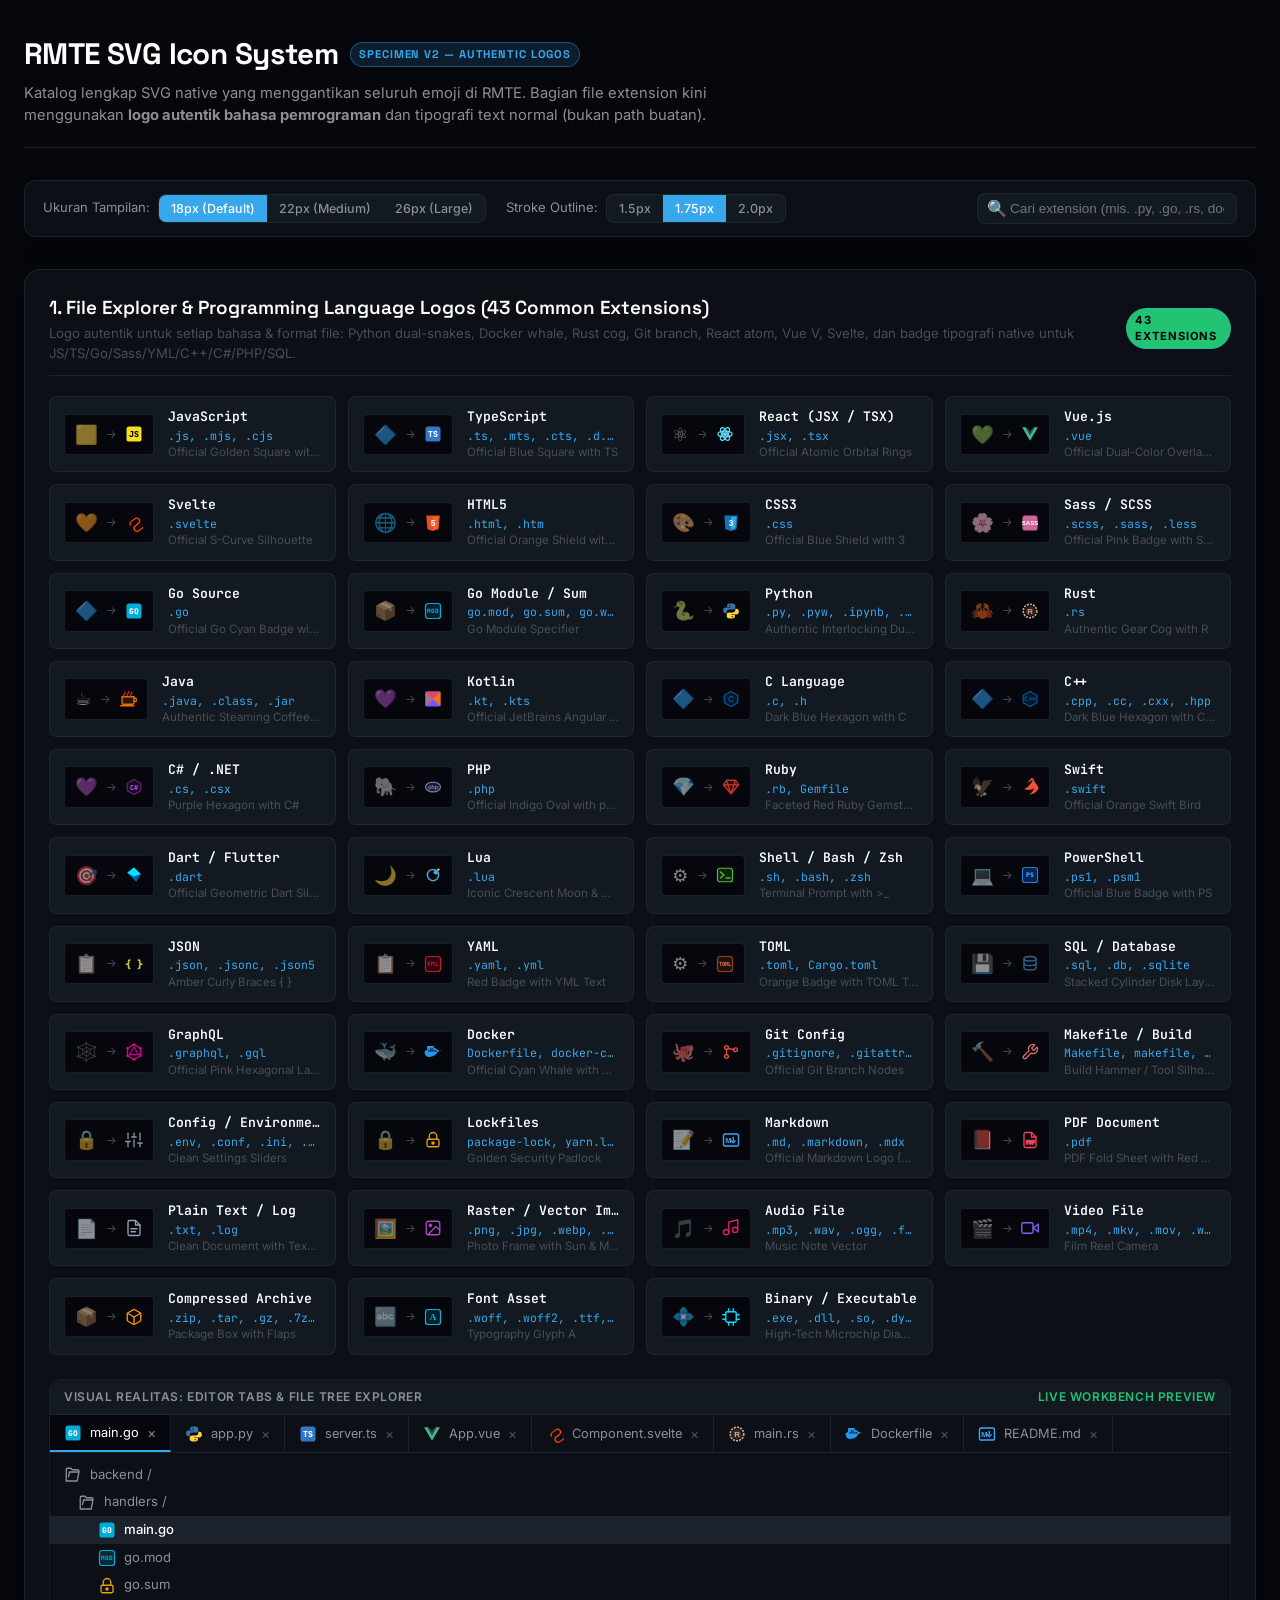
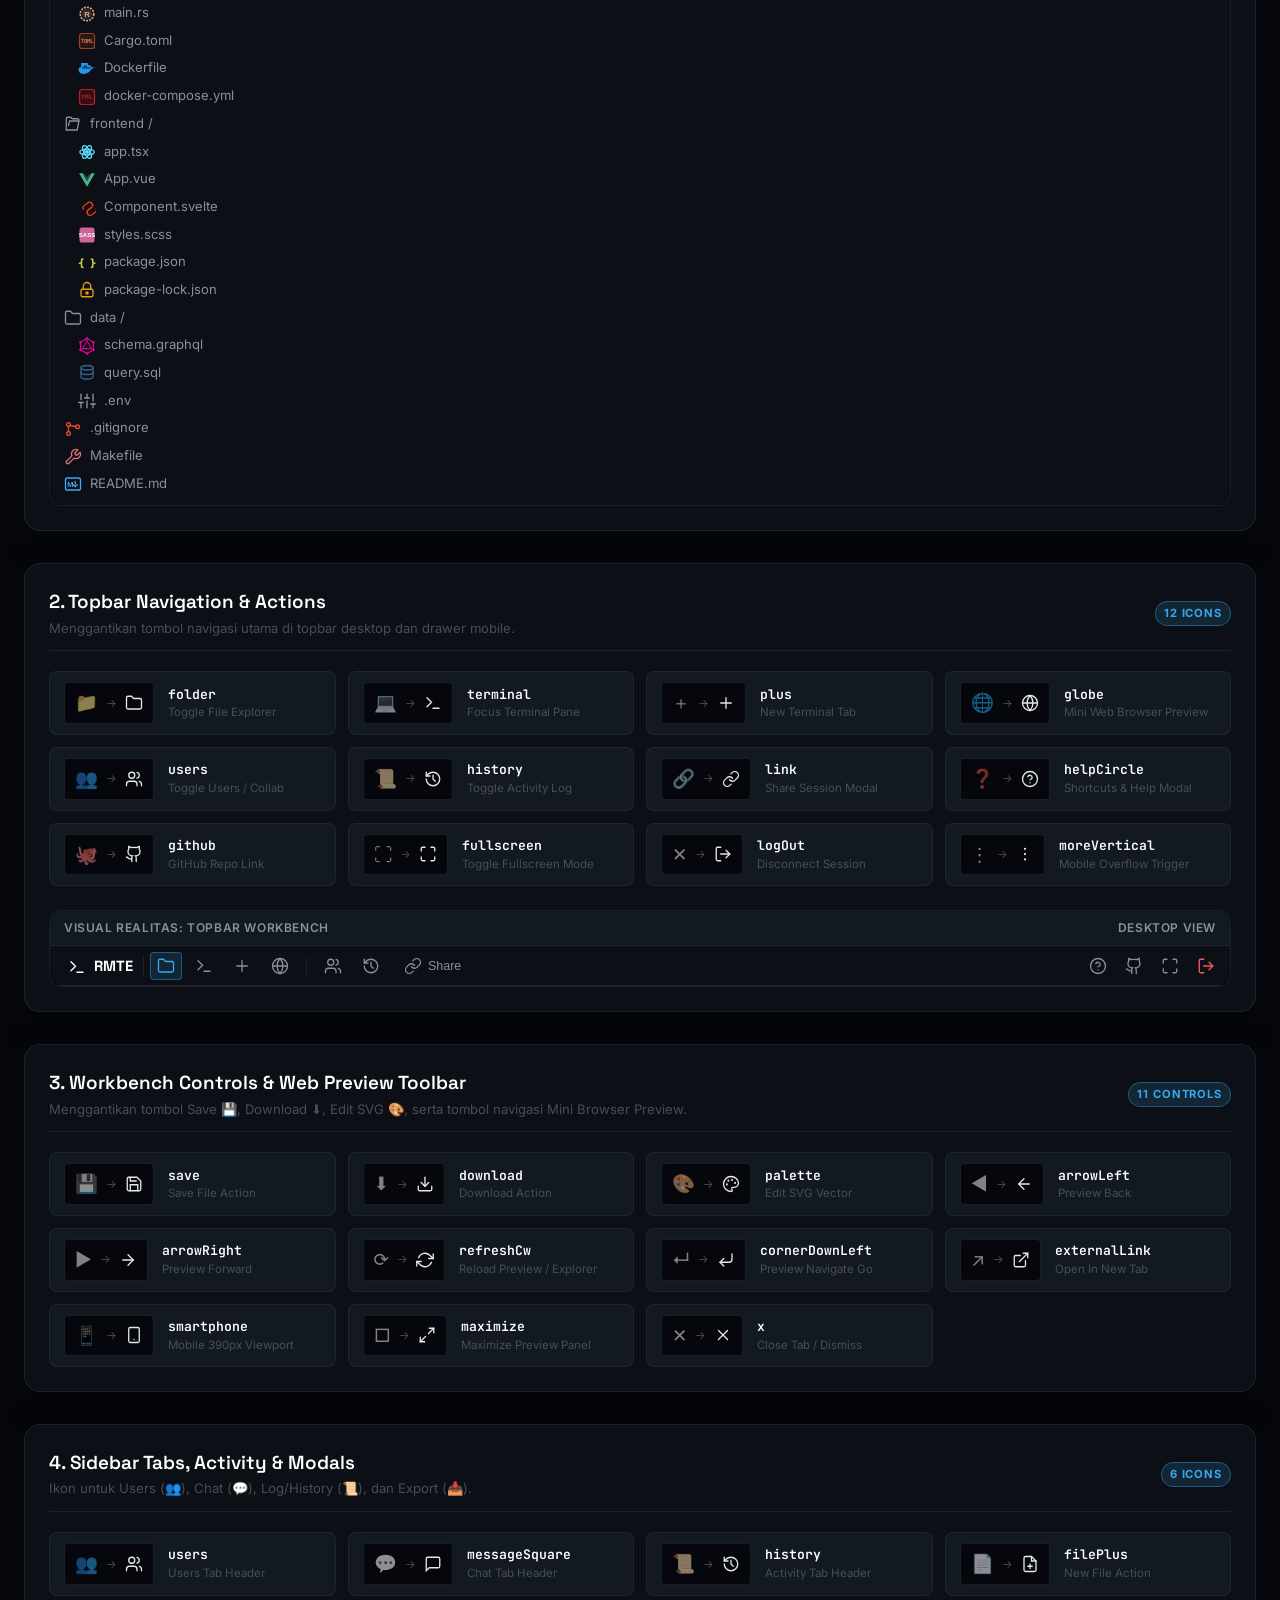
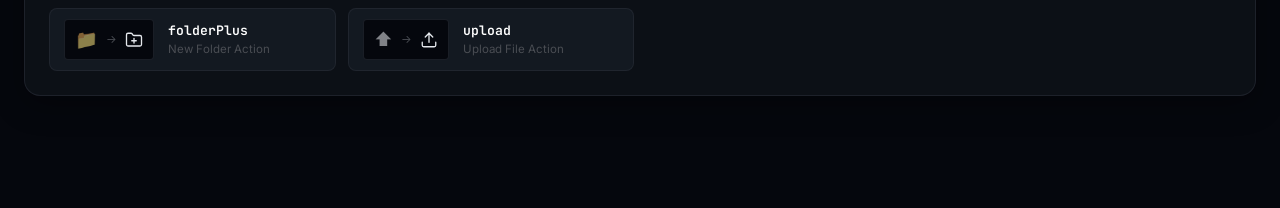
<file: docs/icons-preview.html>
<!DOCTYPE html>
<html lang="en">
<head>
    <meta charset="UTF-8">
    <meta name="viewport" content="width=device-width, initial-scale=1.0">
    <title>RMTE SVG Icon System — Comprehensive Specimen & Language Logos Preview</title>
    <link rel="preconnect" href="https://fonts.googleapis.com">
    <link rel="preconnect" href="https://fonts.gstatic.com" crossorigin>
    <link href="https://fonts.googleapis.com/css2?family=Inter:wght@400;500;600;700&family=JetBrains+Mono:wght@400;600;700;800;900&family=Space+Grotesk:wght@500;600;700&display=swap" rel="stylesheet">
    <style>
        :root {
            /* RMTE Midnight Theme Tokens */
            --color-paper:       oklch(13% 0.015 260);
            --color-paper-2:     oklch(17% 0.015 260);
            --color-paper-3:     oklch(21% 0.018 260);
            --color-paper-4:     oklch(25% 0.02 260);
            --color-ink:         oklch(93% 0.008 260);
            --color-ink-2:       oklch(65% 0.01 260);
            --color-ink-muted:   oklch(42% 0.01 260);
            --color-accent:      oklch(70% 0.14 240);
            --color-accent-dim:  oklch(70% 0.14 240 / 0.15);
            --color-accent-glow: oklch(70% 0.14 240 / 0.3);
            --color-green:       oklch(72% 0.17 155);
            --color-orange:      oklch(75% 0.14 70);
            --color-red:         oklch(68% 0.19 25);
            --color-purple:      oklch(72% 0.14 300);
            --color-border:      oklch(30% 0.02 260 / 0.6);
            --color-border-glow: oklch(70% 0.14 240 / 0.4);

            --font-display: 'Space Grotesk', system-ui, sans-serif;
            --font-body:    'Inter', -apple-system, system-ui, sans-serif;
            --font-mono:    'JetBrains Mono', monospace;

            --radius-sm: 4px;
            --radius-md: 8px;
            --radius-lg: 12px;
            --radius-xl: 16px;

            --dur-short: 180ms;
            --ease-out: cubic-bezier(0.16, 1, 0.3, 1);
        }

        *, *::before, *::after { box-sizing: border-box; margin: 0; padding: 0; }

        body {
            background: var(--color-paper);
            color: var(--color-ink);
            font-family: var(--font-body);
            line-height: 1.5;
            padding: 32px 24px 80px;
            -webkit-font-smoothing: antialiased;
        }

        .container {
            max-width: 1280px;
            margin: 0 auto;
        }

        /* ── Header ── */
        header {
            margin-bottom: 32px;
            padding-bottom: 20px;
            border-bottom: 1px solid var(--color-border);
            display: flex;
            flex-wrap: wrap;
            justify-content: space-between;
            align-items: flex-end;
            gap: 20px;
        }
        .title-group h1 {
            font-family: var(--font-display);
            font-size: 1.85rem;
            font-weight: 700;
            letter-spacing: -0.02em;
            color: #fff;
            display: flex;
            align-items: center;
            gap: 12px;
        }
        .badge {
            font-size: 0.7rem;
            text-transform: uppercase;
            letter-spacing: 0.08em;
            font-weight: 700;
            padding: 3px 8px;
            border-radius: 100px;
            background: var(--color-accent-dim);
            color: var(--color-accent);
            border: 1px solid var(--color-border-glow);
        }
        .title-group p {
            color: var(--color-ink-2);
            font-size: 0.92rem;
            margin-top: 6px;
            max-width: 700px;
        }

        /* ── Controls Toolbar ── */
        .controls-toolbar {
            background: var(--color-paper-2);
            border: 1px solid var(--color-border);
            border-radius: var(--radius-lg);
            padding: 12px 18px;
            display: flex;
            flex-wrap: wrap;
            align-items: center;
            gap: 20px;
            margin-bottom: 32px;
            box-shadow: 0 4px 20px rgba(0,0,0,0.3);
        }
        .control-group {
            display: flex;
            align-items: center;
            gap: 8px;
            font-size: 0.82rem;
            color: var(--color-ink-2);
        }
        .btn-group {
            display: inline-flex;
            background: var(--color-paper-3);
            border: 1px solid var(--color-border);
            border-radius: var(--radius-md);
            overflow: hidden;
        }
        .btn-toggle {
            background: transparent;
            border: none;
            color: var(--color-ink-2);
            font-family: var(--font-body);
            font-size: 0.78rem;
            font-weight: 500;
            padding: 6px 12px;
            cursor: pointer;
            transition: all var(--dur-short) var(--ease-out);
        }
        .btn-toggle:hover { color: var(--color-ink); }
        .btn-toggle.active {
            background: var(--color-accent);
            color: #fff;
        }
        .search-box {
            margin-left: auto;
            position: relative;
            min-width: 260px;
        }
        .search-box input {
            width: 100%;
            background: var(--color-paper-3);
            border: 1px solid var(--color-border);
            border-radius: var(--radius-md);
            color: var(--color-ink);
            padding: 7px 12px 7px 32px;
            font-size: 0.85rem;
            outline: none;
            transition: border-color var(--dur-short);
        }
        .search-box input:focus {
            border-color: var(--color-accent);
            box-shadow: 0 0 0 2px var(--color-accent-dim);
        }
        .search-icon-placeholder {
            position: absolute;
            left: 10px;
            top: 50%;
            transform: translateY(-50%);
            color: var(--color-ink-muted);
            pointer-events: none;
        }

        /* ── Section Cards ── */
        .section-card {
            background: var(--color-paper-2);
            border: 1px solid var(--color-border);
            border-radius: var(--radius-xl);
            padding: 24px;
            margin-bottom: 32px;
            box-shadow: 0 8px 30px rgba(0, 0, 0, 0.35);
        }
        .section-header {
            display: flex;
            justify-content: space-between;
            align-items: center;
            margin-bottom: 20px;
            padding-bottom: 12px;
            border-bottom: 1px solid var(--color-border);
        }
        .section-header h2 {
            font-family: var(--font-display);
            font-size: 1.18rem;
            font-weight: 600;
            color: #fff;
        }
        .section-desc {
            font-size: 0.82rem;
            color: var(--color-ink-muted);
            margin-top: 2px;
        }

        /* ── Comparison Specimen Grid ── */
        .specimen-grid {
            display: grid;
            grid-template-columns: repeat(auto-fill, minmax(280px, 1fr));
            gap: 12px;
        }
        .specimen-item {
            background: var(--color-paper-3);
            border: 1px solid var(--color-border);
            border-radius: var(--radius-md);
            padding: 10px 14px;
            display: flex;
            align-items: center;
            gap: 14px;
            transition: all var(--dur-short) var(--ease-out);
            cursor: pointer;
            position: relative;
        }
        .specimen-item:hover {
            border-color: var(--color-border-glow);
            background: var(--color-paper-4);
            transform: translateY(-2px);
            box-shadow: 0 4px 15px rgba(0,0,0,0.3);
        }
        .glyph-compare {
            display: flex;
            align-items: center;
            gap: 8px;
            background: var(--color-paper);
            border: 1px solid var(--color-border);
            border-radius: var(--radius-sm);
            padding: 6px 10px;
            flex-shrink: 0;
        }
        .emoji-old {
            font-size: 1.15rem;
            opacity: 0.55;
            filter: grayscale(15%);
        }
        .arrow-divider {
            color: var(--color-ink-muted);
            font-size: 0.7rem;
        }
        .svg-new {
            display: flex;
            align-items: center;
            justify-content: center;
        }
        .meta-info {
            display: flex;
            flex-direction: column;
            overflow: hidden;
            flex: 1 1 auto;
        }
        .icon-name {
            font-family: var(--font-mono);
            font-size: 0.82rem;
            font-weight: 600;
            color: #fff;
            white-space: nowrap;
            overflow: hidden;
            text-overflow: ellipsis;
        }
        .icon-exts {
            font-family: var(--font-mono);
            font-size: 0.72rem;
            color: var(--color-accent);
            white-space: nowrap;
            overflow: hidden;
            text-overflow: ellipsis;
        }
        .icon-usage {
            font-size: 0.72rem;
            color: var(--color-ink-muted);
            white-space: nowrap;
            overflow: hidden;
            text-overflow: ellipsis;
        }

        /* ── Live Interactive Mockups ── */
        .mockup-wrap {
            background: var(--color-paper);
            border: 1px solid var(--color-border);
            border-radius: var(--radius-lg);
            overflow: hidden;
            margin-top: 24px;
        }
        .mockup-label {
            background: var(--color-paper-3);
            border-bottom: 1px solid var(--color-border);
            padding: 8px 14px;
            font-size: 0.75rem;
            font-weight: 600;
            text-transform: uppercase;
            letter-spacing: 0.05em;
            color: var(--color-ink-2);
            display: flex;
            justify-content: space-between;
        }

        /* Topbar Mockup */
        .mock-topbar {
            height: 40px;
            background: var(--color-paper-2);
            border-bottom: 1px solid var(--color-border);
            display: flex;
            align-items: center;
            padding: 0 8px;
            gap: 6px;
        }
        .mock-brand {
            font-family: var(--font-display);
            font-weight: 700;
            font-size: 0.92rem;
            color: #fff;
            padding: 0 10px;
            border-right: 1px solid var(--color-border);
            display: flex;
            align-items: center;
            gap: 8px;
        }
        .mock-btn {
            height: 28px;
            width: 32px;
            background: transparent;
            border: 1px solid transparent;
            border-radius: var(--radius-sm);
            color: var(--color-ink-2);
            display: inline-flex;
            align-items: center;
            justify-content: center;
            cursor: pointer;
            transition: all var(--dur-short);
        }
        .mock-btn:hover {
            background: var(--color-paper-3);
            color: var(--color-ink);
            border-color: var(--color-border);
        }
        .mock-btn.active {
            background: var(--color-accent-dim);
            color: var(--color-accent);
            border-color: var(--color-border-glow);
        }
        .mock-btn.text-btn {
            width: auto;
            padding: 0 10px;
            gap: 6px;
            font-size: 0.78rem;
            font-weight: 500;
        }

        /* File Explorer Mockup */
        .mock-file-tree {
            padding: 8px 0;
            font-size: 0.82rem;
            background: var(--color-paper-2);
        }
        .tree-row {
            display: flex;
            align-items: center;
            padding: 4px 14px;
            gap: 8px;
            cursor: pointer;
            color: var(--color-ink-2);
            transition: background var(--dur-short);
        }
        .tree-row:hover {
            background: var(--color-paper-3);
            color: var(--color-ink);
        }
        .tree-row.active {
            background: var(--color-paper-4);
            color: #fff;
            font-weight: 500;
        }
        .indent-1 { padding-left: 28px; }
        .indent-2 { padding-left: 48px; }

        /* Tabs Mockup */
        .mock-tabs {
            display: flex;
            background: var(--color-paper-2);
            border-bottom: 1px solid var(--color-border);
            overflow-x: auto;
        }
        .mock-tab {
            display: flex;
            align-items: center;
            gap: 8px;
            padding: 7px 14px;
            font-size: 0.8rem;
            color: var(--color-ink-2);
            border-right: 1px solid var(--color-border);
            cursor: pointer;
            background: var(--color-paper-2);
            white-space: nowrap;
        }
        .mock-tab.active {
            background: var(--color-paper);
            color: #fff;
            border-bottom: 2px solid var(--color-accent);
        }
        .mock-tab .close-btn {
            font-size: 14px;
            opacity: 0.5;
            transition: opacity 0.15s;
        }
        .mock-tab:hover .close-btn { opacity: 1; }

        /* ── Code / Copy Toast ── */
        #toast {
            position: fixed;
            bottom: 24px;
            left: 50%;
            transform: translateX(-50%) translateY(100px);
            background: var(--color-accent);
            color: #fff;
            padding: 8px 18px;
            border-radius: var(--radius-md);
            font-size: 0.82rem;
            font-weight: 600;
            box-shadow: 0 8px 25px rgba(0,0,0,0.5);
            pointer-events: none;
            transition: transform 0.25s var(--ease-out), opacity 0.25s;
            opacity: 0;
            z-index: 1000;
        }
        #toast.show {
            transform: translateX(-50%) translateY(0);
            opacity: 1;
        }

        /* SVG Class Strokewidth & Size Dynamic Variables */
        svg.preview-svg {
            vertical-align: middle;
            transition: all 0.15s;
            display: inline-block;
        }
    </style>
</head>
<body>

<div class="container">
    <header>
        <div class="title-group">
            <h1>
                RMTE SVG Icon System
                <span class="badge">SPECIMEN V2 — AUTHENTIC LOGOS</span>
            </h1>
            <p>Katalog lengkap SVG native yang menggantikan seluruh emoji di RMTE. Bagian file extension kini menggunakan <strong>logo autentik bahasa pemrograman</strong> dan tipografi text normal (bukan path buatan).</p>
        </div>
    </header>

    <!-- Interactive Controls Bar -->
    <div class="controls-toolbar">
        <div class="control-group">
            <span>Ukuran Tampilan:</span>
            <div class="btn-group">
                <button class="btn-toggle active" onclick="changeSize(18)">18px (Default)</button>
                <button class="btn-toggle" onclick="changeSize(22)">22px (Medium)</button>
                <button class="btn-toggle" onclick="changeSize(26)">26px (Large)</button>
            </div>
        </div>

        <div class="control-group">
            <span>Stroke Outline:</span>
            <div class="btn-group">
                <button class="btn-toggle" onclick="changeStroke(1.5)">1.5px</button>
                <button class="btn-toggle active" onclick="changeStroke(1.75)">1.75px</button>
                <button class="btn-toggle" onclick="changeStroke(2.0)">2.0px</button>
            </div>
        </div>

        <div class="search-box">
            <span class="search-icon-placeholder">🔍</span>
            <input type="text" id="icon-filter" placeholder="Cari extension (mis. .py, .go, .rs, docker)..." onkeyup="filterIcons()">
        </div>
    </div>

    <!-- Category 2: File Explorer & Language Extension Badges (HIGHLIGHTED) -->
    <div class="section-card" data-category="files">
        <div class="section-header">
            <div>
                <h2>1. File Explorer & Programming Language Logos (43 Common Extensions)</h2>
                <div class="section-desc">Logo autentik untuk setiap bahasa & format file: Python dual-snakes, Docker whale, Rust cog, Git branch, React atom, Vue V, Svelte, dan badge tipografi native untuk JS/TS/Go/Sass/YML/C++/C#/PHP/SQL.</div>
            </div>
            <span class="badge" style="background:var(--color-green); color:#000;">43 EXTENSIONS</span>
        </div>

        <div class="specimen-grid" id="grid-languages">
            <!-- Items injected by JS -->
        </div>

        <!-- Live File Tree & Tabs Mockup -->
        <div class="mockup-wrap">
            <div class="mockup-label">
                <span>Visual Realitas: Editor Tabs & File Tree Explorer</span>
                <span style="color:var(--color-green)">LIVE WORKBENCH PREVIEW</span>
            </div>
            <!-- Mock Tabs -->
            <div class="mock-tabs">
                <div class="mock-tab active">
                    <span id="tab-mock-icon-1"></span>
                    <span>main.go</span>
                    <span class="close-btn">×</span>
                </div>
                <div class="mock-tab">
                    <span id="tab-mock-icon-2"></span>
                    <span>app.py</span>
                    <span class="close-btn">×</span>
                </div>
                <div class="mock-tab">
                    <span id="tab-mock-icon-3"></span>
                    <span>server.ts</span>
                    <span class="close-btn">×</span>
                </div>
                <div class="mock-tab">
                    <span id="tab-mock-icon-4"></span>
                    <span>App.vue</span>
                    <span class="close-btn">×</span>
                </div>
                <div class="mock-tab">
                    <span id="tab-mock-icon-5"></span>
                    <span>Component.svelte</span>
                    <span class="close-btn">×</span>
                </div>
                <div class="mock-tab">
                    <span id="tab-mock-icon-6"></span>
                    <span>main.rs</span>
                    <span class="close-btn">×</span>
                </div>
                <div class="mock-tab">
                    <span id="tab-mock-icon-7"></span>
                    <span>Dockerfile</span>
                    <span class="close-btn">×</span>
                </div>
                <div class="mock-tab">
                    <span id="tab-mock-icon-8"></span>
                    <span>README.md</span>
                    <span class="close-btn">×</span>
                </div>
            </div>
            <!-- Mock Tree -->
            <div class="mock-file-tree">
                <div class="tree-row">
                    <span id="tree-fld-1"></span>
                    <span>backend /</span>
                </div>
                <div class="tree-row indent-1">
                    <span id="tree-fld-2"></span>
                    <span>handlers /</span>
                </div>
                <div class="tree-row indent-2 active">
                    <span id="tree-file-1"></span>
                    <span>main.go</span>
                </div>
                <div class="tree-row indent-2">
                    <span id="tree-file-2"></span>
                    <span>go.mod</span>
                </div>
                <div class="tree-row indent-2">
                    <span id="tree-file-3"></span>
                    <span>go.sum</span>
                </div>
                <div class="tree-row indent-1">
                    <span id="tree-file-4"></span>
                    <span>main.rs</span>
                </div>
                <div class="tree-row indent-1">
                    <span id="tree-file-5"></span>
                    <span>Cargo.toml</span>
                </div>
                <div class="tree-row indent-1">
                    <span id="tree-file-6"></span>
                    <span>Dockerfile</span>
                </div>
                <div class="tree-row indent-1">
                    <span id="tree-file-7"></span>
                    <span>docker-compose.yml</span>
                </div>
                <div class="tree-row">
                    <span id="tree-fld-3"></span>
                    <span>frontend /</span>
                </div>
                <div class="tree-row indent-1">
                    <span id="tree-file-8"></span>
                    <span>app.tsx</span>
                </div>
                <div class="tree-row indent-1">
                    <span id="tree-file-9"></span>
                    <span>App.vue</span>
                </div>
                <div class="tree-row indent-1">
                    <span id="tree-file-10"></span>
                    <span>Component.svelte</span>
                </div>
                <div class="tree-row indent-1">
                    <span id="tree-file-11"></span>
                    <span>styles.scss</span>
                </div>
                <div class="tree-row indent-1">
                    <span id="tree-file-12"></span>
                    <span>package.json</span>
                </div>
                <div class="tree-row indent-1">
                    <span id="tree-file-13"></span>
                    <span>package-lock.json</span>
                </div>
                <div class="tree-row">
                    <span id="tree-fld-4"></span>
                    <span>data /</span>
                </div>
                <div class="tree-row indent-1">
                    <span id="tree-file-14"></span>
                    <span>schema.graphql</span>
                </div>
                <div class="tree-row indent-1">
                    <span id="tree-file-15"></span>
                    <span>query.sql</span>
                </div>
                <div class="tree-row indent-1">
                    <span id="tree-file-16"></span>
                    <span>.env</span>
                </div>
                <div class="tree-row">
                    <span id="tree-file-17"></span>
                    <span>.gitignore</span>
                </div>
                <div class="tree-row">
                    <span id="tree-file-18"></span>
                    <span>Makefile</span>
                </div>
                <div class="tree-row">
                    <span id="tree-file-19"></span>
                    <span>README.md</span>
                </div>
            </div>
        </div>
    </div>

    <!-- Category 1: Topbar Navigation -->
    <div class="section-card" data-category="topbar">
        <div class="section-header">
            <div>
                <h2>2. Topbar Navigation & Actions</h2>
                <div class="section-desc">Menggantikan tombol navigasi utama di topbar desktop dan drawer mobile.</div>
            </div>
            <span class="badge">12 ICONS</span>
        </div>

        <div class="specimen-grid" id="grid-topbar">
            <!-- Items injected by JS -->
        </div>

        <!-- Live Topbar Mockup -->
        <div class="mockup-wrap">
            <div class="mockup-label">
                <span>Visual Realitas: Topbar Workbench</span>
                <span>DESKTOP VIEW</span>
            </div>
            <div class="mock-topbar">
                <div class="mock-brand">
                    <span id="preview-logo-slot"></span>
                    <span>RMTE</span>
                </div>
                <button class="mock-btn active" title="File Explorer" id="tb-mock-files"></button>
                <button class="mock-btn" title="Terminal" id="tb-mock-term"></button>
                <button class="mock-btn" title="New Tab" id="tb-mock-plus"></button>
                <button class="mock-btn" title="Web Preview" id="tb-mock-preview"></button>
                <div style="width: 1px; height: 18px; background: var(--color-border); margin: 0 4px;"></div>
                <button class="mock-btn" title="Users" id="tb-mock-users"></button>
                <button class="mock-btn" title="Activity Log" id="tb-mock-activity"></button>
                <button class="mock-btn text-btn" title="Share Session" id="tb-mock-share"></button>
                <div style="margin-left: auto; display: flex; gap: 4px;">
                    <button class="mock-btn" title="Help" id="tb-mock-help"></button>
                    <button class="mock-btn" title="GitHub" id="tb-mock-github"></button>
                    <button class="mock-btn" title="Fullscreen" id="tb-mock-fullscreen"></button>
                    <button class="mock-btn" title="Disconnect" id="tb-mock-disconnect" style="color:var(--color-red)"></button>
                </div>
            </div>
        </div>
    </div>

    <!-- Category 3: Preview Toolbar & Editor Controls -->
    <div class="section-card" data-category="workbench">
        <div class="section-header">
            <div>
                <h2>3. Workbench Controls & Web Preview Toolbar</h2>
                <div class="section-desc">Menggantikan tombol Save 💾, Download ⬇, Edit SVG 🎨, serta tombol navigasi Mini Browser Preview.</div>
            </div>
            <span class="badge">11 CONTROLS</span>
        </div>

        <div class="specimen-grid" id="grid-controls">
            <!-- Items injected by JS -->
        </div>
    </div>

    <!-- Category 4: Sidebar & Modals -->
    <div class="section-card" data-category="sidebar">
        <div class="section-header">
            <div>
                <h2>4. Sidebar Tabs, Activity & Modals</h2>
                <div class="section-desc">Ikon untuk Users (👥), Chat (💬), Log/History (📜), dan Export (📥).</div>
            </div>
            <span class="badge">6 ICONS</span>
        </div>

        <div class="specimen-grid" id="grid-sidebar">
            <!-- Items injected by JS -->
        </div>
    </div>
</div>

<div id="toast">SVG Markup disalin ke clipboard!</div>

<script>
// ════════════════════════════════════════════════════════════
// MASTER SVG REPOSITORY (AUTHENTIC LOGOS & CLEAN NATIVE TEXT)
// ════════════════════════════════════════════════════════════
const SVG_REGISTRY = {
    // ── 1. WEB & MODERN FRONTEND ──
    langJs: `<svg class="preview-svg" viewBox="0 0 24 24"><rect width="20" height="20" x="2" y="2" rx="3.5" fill="#F7DF1E"/><text x="12" y="12" font-family="'JetBrains Mono', 'Segoe UI', sans-serif" font-size="11" font-weight="900" text-anchor="middle" dominant-baseline="central" fill="#000000">JS</text></svg>`,
    langTs: `<svg class="preview-svg" viewBox="0 0 24 24"><rect width="20" height="20" x="2" y="2" rx="3.5" fill="#3178C6"/><text x="12" y="12" font-family="'JetBrains Mono', 'Segoe UI', sans-serif" font-size="11" font-weight="900" text-anchor="middle" dominant-baseline="central" fill="#FFFFFF">TS</text></svg>`,
    langReact: `<svg class="preview-svg" viewBox="0 0 24 24" fill="none" stroke="#61DAFB" stroke-width="1.6"><ellipse cx="12" cy="12" rx="9.5" ry="3.8"/><ellipse cx="12" cy="12" rx="9.5" ry="3.8" transform="rotate(60 12 12)"/><ellipse cx="12" cy="12" rx="9.5" ry="3.8" transform="rotate(120 12 12)"/><circle cx="12" cy="12" r="1.8" fill="#61DAFB"/></svg>`,
    langVue: `<svg class="preview-svg" viewBox="0 0 24 24"><polygon points="12,21 1.5,3 6.5,3 12,12.5 17.5,3 22.5,3" fill="#42B883"/><polygon points="12,14 6.5,4.5 9.5,4.5 12,9 14.5,4.5 17.5,4.5" fill="#35495E"/></svg>`,
    langSvelte: `<svg class="preview-svg" viewBox="0 0 24 24"><path fill="#FF3E00" d="M19.4 6.8a4.8 4.8 0 0 0-7.1-.9l-4.6 3.6a4.8 4.8 0 0 0-.8 6.5l1.3-1a3.1 3.1 0 0 1 .5-4.2l4.6-3.6a3.1 3.1 0 0 1 4.5.6 3.1 3.1 0 0 1-.6 4.2l-4.3 3.4a4.8 4.8 0 0 0-.8 6.5 4.8 4.8 0 0 0 7.1.9l4.6-3.6a4.8 4.8 0 0 0 .8-6.5l-1.3 1a3.1 3.1 0 0 1-.5 4.2l-4.6 3.6a3.1 3.1 0 0 1-4.5-.6 3.1 3.1 0 0 1 .6-4.2l4.3-3.4a4.8 4.8 0 0 0 .8-6.5z"/></svg>`,
    langHtml: `<svg class="preview-svg" viewBox="0 0 24 24"><path fill="#E34F26" d="M3 2l1.6 18.2L12 22.5l7.4-2.3L21 2H3z"/><path fill="#EF652A" d="M12 3.8v16.9l5.8-1.8 1.4-15.1H12z"/><text x="12" y="12.5" font-family="'Segoe UI', sans-serif" font-size="11" font-weight="900" text-anchor="middle" dominant-baseline="central" fill="#FFFFFF">5</text></svg>`,
    langCss: `<svg class="preview-svg" viewBox="0 0 24 24"><path fill="#1572B6" d="M3 2l1.6 18.2L12 22.5l7.4-2.3L21 2H3z"/><path fill="#33A9DC" d="M12 3.8v16.9l5.8-1.8 1.4-15.1H12z"/><text x="12" y="12.5" font-family="'Segoe UI', sans-serif" font-size="11" font-weight="900" text-anchor="middle" dominant-baseline="central" fill="#FFFFFF">3</text></svg>`,
    langSass: `<svg class="preview-svg" viewBox="0 0 24 24"><rect width="20" height="20" x="2" y="2" rx="3.5" fill="#CF649A"/><text x="12" y="12" font-family="'Segoe UI', sans-serif" font-size="8" font-weight="900" text-anchor="middle" dominant-baseline="central" fill="#FFFFFF">SASS</text></svg>`,

    // ── 2. BACKEND & SYSTEMS LANGUAGES ──
    langGo: `<svg class="preview-svg" viewBox="0 0 24 24"><rect width="20" height="20" x="2" y="2" rx="3.5" fill="#00ADD8"/><text x="12" y="12" font-family="'JetBrains Mono', 'Segoe UI', sans-serif" font-size="10.5" font-weight="900" letter-spacing="-0.5px" text-anchor="middle" dominant-baseline="central" fill="#FFFFFF">GO</text></svg>`,
    langGoMod: `<svg class="preview-svg" viewBox="0 0 24 24"><rect width="20" height="20" x="2" y="2" rx="3.5" fill="#00ADD8" fill-opacity="0.15" stroke="#00ADD8" stroke-width="1.6"/><text x="12" y="12" font-family="'JetBrains Mono', monospace" font-size="8" font-weight="900" text-anchor="middle" dominant-baseline="central" fill="#00ADD8">MOD</text></svg>`,
    langPy: `<svg class="preview-svg" viewBox="0 0 24 24"><path fill="#3776AB" d="M11.9 2C8.7 2 6.8 2.8 6.8 4.7v2H12v.7H4.5C2.8 7.4 1.5 8.7 1.5 11.2c0 2.3 1.3 3.8 3 3.8h1.8v-1.8c0-1.8 1.5-3.3 3.3-3.3h5.4c1.5 0 2.7-1.2 2.7-2.7V4.7C17.7 2.8 15.1 2 11.9 2zm-1.5 1.5c.5 0 .9.4.9.9s-.4.9-.9.9-.9-.4-.9-.9.4-.9.9-.9z"/><path fill="#FFD43B" d="M12.1 22c3.2 0 5.1-.8 5.1-2.7v-2H12v-.7h7.5c1.7 0 3-1.3 3-3.8 0-2.3-1.3-3.8-3-3.8h-1.8v1.8c0 1.8-1.5 3.3-3.3 3.3H9c-1.5 0-2.7 1.2-2.7 2.7v2.5c0 1.9 2.6 2.7 5.8 2.7zm1.5-1.5c-.5 0-.9-.4-.9-.9s.4-.9.9-.9.9.4.9.9-.4.9-.9.9z"/></svg>`,
    langRs: `<svg class="preview-svg" viewBox="0 0 24 24"><circle cx="12" cy="12" r="9" fill="none" stroke="#DEA584" stroke-width="2.2" stroke-dasharray="2.8 1.4"/><circle cx="12" cy="12" r="6.8" fill="#DEA584" fill-opacity="0.18"/><text x="12" y="12" font-family="'Segoe UI', sans-serif" font-size="10.5" font-weight="900" text-anchor="middle" dominant-baseline="central" fill="#DEA584">R</text></svg>`,
    langJava: `<svg class="preview-svg" viewBox="0 0 24 24" fill="none" stroke="#E76F00" stroke-width="1.8" stroke-linecap="round"><path d="M4 19h14a2 2 0 0 0 2-2V9H4v8a2 2 0 0 0 2 2z" fill="#E76F00" fill-opacity="0.15"/><path d="M20 11h2a2 2 0 0 1 0 4h-2M2 21h18"/><path d="M8 3c0 2-2 3-2 5M13 2c0 2-2 3-2 5M17 3c0 2-2 3-2 5" stroke="#E11D48"/></svg>`,
    langKotlin: `<svg class="preview-svg" viewBox="0 0 24 24"><rect width="20" height="20" x="2" y="2" rx="3.5" fill="#7F52FF"/><polygon points="2,22 22,2 2,2" fill="#E24462"/><polygon points="2,22 12,12 2,2" fill="#22D3EE" opacity="0.35"/><polygon points="22,2 12,12 22,22" fill="#F97316"/></svg>`,
    langC: `<svg class="preview-svg" viewBox="0 0 24 24"><polygon points="12,2 21,7 21,17 12,22 3,17 3,7" fill="#00599C" fill-opacity="0.2" stroke="#00599C" stroke-width="1.6"/><text x="12" y="12" font-family="'Segoe UI', sans-serif" font-size="11" font-weight="900" text-anchor="middle" dominant-baseline="central" fill="#00599C">C</text></svg>`,
    langCpp: `<svg class="preview-svg" viewBox="0 0 24 24"><polygon points="12,2 21,7 21,17 12,22 3,17 3,7" fill="#00599C" fill-opacity="0.2" stroke="#00599C" stroke-width="1.6"/><text x="12" y="12" font-family="'JetBrains Mono', sans-serif" font-size="8.5" font-weight="900" text-anchor="middle" dominant-baseline="central" fill="#00599C">C++</text></svg>`,
    langCs: `<svg class="preview-svg" viewBox="0 0 24 24"><polygon points="12,2 21,7 21,17 12,22 3,17 3,7" fill="#68217A" fill-opacity="0.2" stroke="#68217A" stroke-width="1.6"/><text x="12" y="12" font-family="'JetBrains Mono', sans-serif" font-size="9" font-weight="900" text-anchor="middle" dominant-baseline="central" fill="#A855F7">C#</text></svg>`,
    langPhp: `<svg class="preview-svg" viewBox="0 0 24 24"><ellipse cx="12" cy="12" rx="10" ry="6.5" fill="#777BB4" fill-opacity="0.2" stroke="#777BB4" stroke-width="1.6"/><text x="12" y="12" font-family="'Segoe UI', sans-serif" font-size="8" font-weight="900" letter-spacing="-0.5px" text-anchor="middle" dominant-baseline="central" fill="#777BB4">php</text></svg>`,
    langRuby: `<svg class="preview-svg" viewBox="0 0 24 24" fill="none" stroke="#CC342D" stroke-width="1.8" stroke-linejoin="round"><polygon points="6 3 18 3 22 9 12 21 2 9" fill="#CC342D" fill-opacity="0.15"/><line x1="2" y1="9" x2="22" y2="9"/><line x1="12" y1="21" x2="8" y2="9"/><line x1="12" y1="21" x2="16" y2="9"/><line x1="6" y1="3" x2="8" y2="9"/><line x1="18" y1="3" x2="16" y2="9"/></svg>`,
    langSwift: `<svg class="preview-svg" viewBox="0 0 24 24"><path fill="#F05138" d="M21.5 16.5c-2.3 3.5-6.5 5.5-10.7 5.5 3.3-1.6 5.6-4.5 6.2-8.2-3.8 2.5-8.4 2.8-12.7 1 6.5-3.3 11-9.6 11.2-12.8-2 2-4.5 3.5-7.2 4.2 4.8-4 7.2-9 7.2-9s.5 4.8 3.8 9.5c2.6 3.7 6.4 6.8 2.2 9.8z"/></svg>`,
    langDart: `<svg class="preview-svg" viewBox="0 0 24 24"><polygon points="12,2 21,11 15,21 3,9" fill="#0175C2"/><polygon points="12,2 21,11 12,14 3,9" fill="#00E5FF"/><polygon points="12,14 21,11 15,21" fill="#01579B"/></svg>`,
    langLua: `<svg class="preview-svg" viewBox="0 0 24 24"><circle cx="12" cy="12" r="7.5" fill="none" stroke="#51A0D5" stroke-width="2"/><circle cx="15.8" cy="8.2" r="3.2" fill="#51A0D5"/><circle cx="19.2" cy="4.8" r="1.6" fill="#F7DF1E"/></svg>`,

    // ── 3. SHELL & SCRIPTS ──
    langSh: `<svg class="preview-svg" viewBox="0 0 24 24"><rect x="2" y="3" width="20" height="18" rx="3.5" fill="#4EBD32" fill-opacity="0.15" stroke="#4EBD32" stroke-width="1.6"/><polyline points="6 8 10.5 12 6 16" fill="none" stroke="#4EBD32" stroke-width="2" stroke-linecap="round" stroke-linejoin="round"/><line x1="13.5" y1="16" x2="18.5" y2="16" stroke="#4EBD32" stroke-width="2" stroke-linecap="round"/></svg>`,
    langPs: `<svg class="preview-svg" viewBox="0 0 24 24"><rect width="20" height="20" x="2" y="2" rx="3.5" fill="#012456" stroke="#2D7DD2" stroke-width="1.5"/><text x="12" y="12" font-family="'JetBrains Mono', monospace" font-size="8.5" font-weight="900" text-anchor="middle" dominant-baseline="central" fill="#58A6FF">PS</text></svg>`,

    // ── 4. DATA, CONFIG & QUERY ──
    langJson: `<svg class="preview-svg" viewBox="0 0 24 24"><text x="12" y="12" font-family="'JetBrains Mono', monospace" font-size="14" font-weight="900" text-anchor="middle" dominant-baseline="central" fill="#CBCB41">{ }</text></svg>`,
    langYaml: `<svg class="preview-svg" viewBox="0 0 24 24"><rect width="20" height="20" x="2" y="2" rx="3.5" fill="#CB171E" fill-opacity="0.18" stroke="#CB171E" stroke-width="1.6"/><text x="12" y="12" font-family="'JetBrains Mono', monospace" font-size="8" font-weight="900" text-anchor="middle" dominant-baseline="central" fill="#CB171E">YML</text></svg>`,
    langToml: `<svg class="preview-svg" viewBox="0 0 24 24"><rect width="20" height="20" x="2" y="2" rx="3.5" fill="#9C4121" fill-opacity="0.18" stroke="#9C4121" stroke-width="1.6"/><text x="12" y="12" font-family="'JetBrains Mono', monospace" font-size="7.5" font-weight="900" text-anchor="middle" dominant-baseline="central" fill="#E06C38">TOML</text></svg>`,
    langSql: `<svg class="preview-svg" viewBox="0 0 24 24" fill="none" stroke="#336791" stroke-width="1.8" stroke-linecap="round"><ellipse cx="12" cy="5" rx="8" ry="3"/><path d="M4 5v6c0 1.66 3.58 3 8 3s8-1.34 8-3V5"/><path d="M4 11v6c0 1.66 3.58 3 8 3s8-1.34 8-3v-6"/></svg>`,
    langGraphql: `<svg class="preview-svg" viewBox="0 0 24 24"><polygon points="12,2 20.6,7 20.6,17 12,22 3.4,17 3.4,7" fill="none" stroke="#E10098" stroke-width="1.6"/><polygon points="12,5 18,15.5 6,15.5" fill="none" stroke="#E10098" stroke-width="1.4"/><circle cx="12" cy="2" r="1.8" fill="#E10098"/><circle cx="20.6" cy="7" r="1.8" fill="#E10098"/><circle cx="20.6" cy="17" r="1.8" fill="#E10098"/><circle cx="12" cy="22" r="1.8" fill="#E10098"/><circle cx="3.4" cy="17" r="1.8" fill="#E10098"/><circle cx="3.4" cy="7" r="1.8" fill="#E10098"/></svg>`,

    // ── 5. DEVOPS, BUILD & SECURITY ──
    langDocker: `<svg class="preview-svg" viewBox="0 0 24 24" fill="#2496ED"><path d="M22.5 10.5c-.3-.2-1.3-.3-2.1.2-.5-1.1-1.4-1.8-2.5-1.8-.1 0-.3 0-.4.1-.7-1.4-2.1-2.4-3.8-2.4-.2 0-.4 0-.6.1V4h-9v5.2c-.7.1-1.4.4-2 .8C1.5 10.5.8 11.5.8 12.5c0 3.3 2.5 6 6.5 6 4.9 0 9.2-2.8 10.7-6.9.9.1 2.3-.2 3.1-1.4.6-.9.6-1.5.4-1.7zm-14.7-1H9.6v1.7H7.8V9.5zm2.3 0h1.8v1.7h-1.8V9.5zm-4.6 0h1.8v1.7H5.5V9.5zm4.6-2.2h1.8V9h-1.8V7.3zm-2.3 0H9.6V9H7.8V7.3zm4.6 2.2h1.8v1.7h-1.8V9.5zm2.3 0h1.8v1.7h-1.8V9.5z"/></svg>`,
    langGit: `<svg class="preview-svg" viewBox="0 0 24 24" fill="none" stroke="#F05032" stroke-width="2" stroke-linecap="round"><circle cx="6" cy="6" r="2.5"/><circle cx="6" cy="18" r="2.5"/><circle cx="18" cy="9" r="2.5"/><path d="M6 8.5v7M8.2 7.2l7.6 1.8"/></svg>`,
    langMakefile: `<svg class="preview-svg" viewBox="0 0 24 24" fill="none" stroke="#E06C75" stroke-width="1.8" stroke-linecap="round" stroke-linejoin="round"><path d="M14.7 6.3a1 1 0 0 0 0 1.4l1.6 1.6a1 1 0 0 0 1.4 0l3.77-3.77a6 6 0 0 1-7.94 7.94l-6.91 6.91a2.12 2.12 0 0 1-3-3l6.91-6.91a6 6 0 0 1 7.94-7.94l-3.76 3.76z"/></svg>`,
    langEnv: `<svg class="preview-svg" viewBox="0 0 24 24" fill="none" stroke="#8B949E" stroke-width="1.8" stroke-linecap="round"><line x1="4" y1="21" x2="4" y2="14"/><line x1="4" y1="10" x2="4" y2="3"/><line x1="12" y1="21" x2="12" y2="12"/><line x1="12" y1="8" x2="12" y2="3"/><line x1="20" y1="21" x2="20" y2="16"/><line x1="20" y1="12" x2="20" y2="3"/><line x1="1" y1="14" x2="7" y2="14"/><line x1="9" y1="8" x2="15" y2="8"/><line x1="17" y1="16" x2="23" y2="16"/></svg>`,
    langLock: `<svg class="preview-svg" viewBox="0 0 24 24" fill="none" stroke="#E5A00D" stroke-width="1.8" stroke-linecap="round"><rect x="4" y="11" width="16" height="10" rx="2"/><circle cx="12" cy="16" r="1.5" fill="#E5A00D"/><path d="M7 11V7a5 5 0 0 1 10 0v4"/></svg>`,

    // ── 6. DOCUMENTATION & MARKUP ──
    langMd: `<svg class="preview-svg" viewBox="0 0 24 24"><rect x="2" y="4" width="20" height="16" rx="2.5" fill="none" stroke="#42A5F5" stroke-width="1.8"/><text x="8.5" y="12" font-family="'Segoe UI', -apple-system, sans-serif" font-size="10" font-weight="900" text-anchor="middle" dominant-baseline="central" fill="#42A5F5">M</text><polyline points="15 8.5 15 15.5" stroke="#42A5F5" stroke-width="1.8" stroke-linecap="round"/><polyline points="12.5 13 15 15.5 17.5 13" stroke="#42A5F5" stroke-width="1.8" stroke-linecap="round" stroke-linejoin="round"/></svg>`,
    langPdf: `<svg class="preview-svg" viewBox="0 0 24 24" fill="none" stroke="#F43F5E" stroke-width="1.8" stroke-linecap="round"><path d="M14 2H6a2 2 0 0 0-2 2v16a2 2 0 0 0 2 2h12a2 2 0 0 0 2-2V8z"/><polyline points="14 2 14 8 20 8"/><text x="12" y="15" font-family="'JetBrains Mono', sans-serif" font-size="6.8" font-weight="900" text-anchor="middle" dominant-baseline="central" fill="#F43F5E">PDF</text></svg>`,
    langText: `<svg class="preview-svg" viewBox="0 0 24 24" fill="none" stroke="#94A3B8" stroke-width="1.8" stroke-linecap="round"><path d="M14 2H6a2 2 0 0 0-2 2v16a2 2 0 0 0 2 2h12a2 2 0 0 0 2-2V8z"/><polyline points="14 2 14 8 20 8"/><line x1="8" y1="13" x2="16" y2="13"/><line x1="8" y1="17" x2="14" y2="17"/></svg>`,

    // ── 7. MEDIA, FONTS & BINARIES ──
    langImage: `<svg class="preview-svg" viewBox="0 0 24 24" fill="none" stroke="#AB47BC" stroke-width="1.8" stroke-linecap="round"><rect x="3" y="3" width="18" height="18" rx="3"/><circle cx="8.5" cy="8.5" r="1.5" fill="#AB47BC"/><polyline points="21 15 16 10 5 21"/></svg>`,
    langAudio: `<svg class="preview-svg" viewBox="0 0 24 24" fill="none" stroke="#E91E63" stroke-width="1.8" stroke-linecap="round"><circle cx="5.5" cy="17.5" r="3.5"/><circle cx="17.5" cy="14.5" r="3.5"/><path d="M9 17.5V4l12-3v13.5"/></svg>`,
    langVideo: `<svg class="preview-svg" viewBox="0 0 24 24" fill="none" stroke="#8B5CF6" stroke-width="1.8" stroke-linecap="round"><polygon points="23 7 16 12 23 17 23 7"/><rect x="1" y="5" width="15" height="14" rx="2"/></svg>`,
    langZip: `<svg class="preview-svg" viewBox="0 0 24 24" fill="none" stroke="#FF9800" stroke-width="1.8" stroke-linecap="round" stroke-linejoin="round"><path d="M21 8a2 2 0 0 0-1-1.73l-7-4a2 2 0 0 0-2 0l-7 4A2 2 0 0 0 3 8v8a2 2 0 0 0 1 1.73l7 4a2 2 0 0 0 2 0l7-4A2 2 0 0 0 21 16Z"/><line x1="12" y1="22" x2="12" y2="12"/><polyline points="3.27 6.96 12 12.01 20.73 6.96"/></svg>`,
    langFont: `<svg class="preview-svg" viewBox="0 0 24 24"><rect width="20" height="20" x="2" y="2" rx="3.5" fill="#00BCD4" fill-opacity="0.15" stroke="#00BCD4" stroke-width="1.5"/><text x="12" y="12" font-family="'Times New Roman', serif" font-size="12" font-weight="900" text-anchor="middle" dominant-baseline="central" fill="#00BCD4">A</text></svg>`,
    langBinary: `<svg class="preview-svg" viewBox="0 0 24 24" fill="none" stroke="#00E5FF" stroke-width="1.8" stroke-linecap="round"><rect x="5" y="5" width="14" height="14" rx="2"/><line x1="9" y1="1" x2="9" y2="5"/><line x1="15" y1="1" x2="15" y2="5"/><line x1="9" y1="19" x2="9" y2="23"/><line x1="15" y1="19" x2="15" y2="23"/><line x1="1" y1="9" x2="5" y2="9"/><line x1="1" y1="15" x2="5" y2="15"/><line x1="19" y1="9" x2="23" y2="9"/><line x1="19" y1="15" x2="23" y2="15"/></svg>`,

    // ── NAVIGATION & WORKBENCH CHROME ──
    folder: `<svg class="preview-svg" viewBox="0 0 24 24" fill="none" stroke="currentColor" stroke-linecap="round"><path d="M20 20a2 2 0 0 0 2-2V8a2 2 0 0 0-2-2h-7.9a2 2 0 0 1-1.69-.9L9.6 3.9A2 2 0 0 0 7.93 3H4a2 2 0 0 0-2 2v13a2 2 0 0 0 2 2Z"/></svg>`,
    folderOpen: `<svg class="preview-svg" viewBox="0 0 24 24" fill="none" stroke="currentColor" stroke-linecap="round"><path d="m6 14 1.5-6h12.5l-2.5 12H3V5a2 2 0 0 1 2-2h4l2 2h7a2 2 0 0 1 2 2v1"/></svg>`,
    terminal: `<svg class="preview-svg" viewBox="0 0 24 24" fill="none" stroke="currentColor" stroke-linecap="round"><polyline points="4 17 10 11 4 5"/><line x1="12" y1="19" x2="20" y2="19"/></svg>`,
    plus: `<svg class="preview-svg" viewBox="0 0 24 24" fill="none" stroke="currentColor" stroke-linecap="round"><line x1="12" y1="5" x2="12" y2="19"/><line x1="5" y1="12" x2="19" y2="12"/></svg>`,
    globe: `<svg class="preview-svg" viewBox="0 0 24 24" fill="none" stroke="currentColor" stroke-linecap="round"><circle cx="12" cy="12" r="10"/><line x1="2" y1="12" x2="22" y2="12"/><path d="M12 2a15.3 15.3 0 0 1 4 10 15.3 15.3 0 0 1-4 10 15.3 15.3 0 0 1-4-10 15.3 15.3 0 0 1 4-10z"/></svg>`,
    users: `<svg class="preview-svg" viewBox="0 0 24 24" fill="none" stroke="currentColor" stroke-linecap="round"><path d="M16 21v-2a4 4 0 0 0-4-4H6a4 4 0 0 0-4 4v2"/><circle cx="9" cy="7" r="4"/><path d="M22 21v-2a4 4 0 0 0-3-3.87"/><path d="M16 3.13a4 4 0 0 1 0 7.75"/></svg>`,
    history: `<svg class="preview-svg" viewBox="0 0 24 24" fill="none" stroke="currentColor" stroke-linecap="round"><path d="M3 12a9 9 0 1 0 9-9 9.75 9.75 0 0 0-6.74 2.74L3 8"/><polyline points="3 3 3 8 8 8"/><polyline points="12 7 12 12 15 15"/></svg>`,
    link: `<svg class="preview-svg" viewBox="0 0 24 24" fill="none" stroke="currentColor" stroke-linecap="round"><path d="M10 13a5 5 0 0 0 7.54.54l3-3a5 5 0 0 0-7.07-7.07l-1.72 1.71"/><path d="M14 11a5 5 0 0 0-7.54-.54l-3 3a5 5 0 0 0 7.07 7.07l1.71-1.71"/></svg>`,
    helpCircle: `<svg class="preview-svg" viewBox="0 0 24 24" fill="none" stroke="currentColor" stroke-linecap="round"><circle cx="12" cy="12" r="10"/><path d="M9.09 9a3 3 0 0 1 5.83 1c0 2-3 3-3 3"/><line x1="12" y1="17" x2="12.01" y2="17"/></svg>`,
    github: `<svg class="preview-svg" viewBox="0 0 24 24" fill="none" stroke="currentColor" stroke-linecap="round"><path d="M15 22v-4a4.8 4.8 0 0 0-1-3.5c3 0 6-2 6-5.5.08-1.25-.27-2.48-1-3.5.28-1.15.28-2.35 0-3.5 0 0-1 0-3 1.5-2.64-.5-5.36-.5-8 0C6 2 5 2 5 2c-.3 1.15-.3 2.35 0 3.5A5.403 5.403 0 0 0 4 9c0 3.5 3 5.5 6 5.5-.39.49-.68 1.05-.85 1.65-.17.6-.22 1.23-.15 1.85v4"/><path d="M9 18c-4.51 2-5-2-7-2"/></svg>`,
    logOut: `<svg class="preview-svg" viewBox="0 0 24 24" fill="none" stroke="currentColor" stroke-linecap="round"><path d="M9 21H5a2 2 0 0 1-2-2V5a2 2 0 0 1 2-2h4"/><polyline points="16 17 21 12 16 7"/><line x1="21" y1="12" x2="9" y2="12"/></svg>`,
    moreVertical: `<svg class="preview-svg" viewBox="0 0 24 24" fill="currentColor"><circle cx="12" cy="12" r="1.5"/><circle cx="12" cy="5" r="1.5"/><circle cx="12" cy="19" r="1.5"/></svg>`,
    filePlus: `<svg class="preview-svg" viewBox="0 0 24 24" fill="none" stroke="currentColor" stroke-linecap="round"><path d="M14 2H6a2 2 0 0 0-2 2v16a2 2 0 0 0 2 2h12a2 2 0 0 0 2-2V8z"/><polyline points="14 2 14 8 20 8"/><line x1="12" y1="18" x2="12" y2="12"/><line x1="9" y1="15" x2="15" y2="15"/></svg>`,
    folderPlus: `<svg class="preview-svg" viewBox="0 0 24 24" fill="none" stroke="currentColor" stroke-linecap="round"><path d="M20 20a2 2 0 0 0 2-2V8a2 2 0 0 0-2-2h-7.9a2 2 0 0 1-1.69-.9L9.6 3.9A2 2 0 0 0 7.93 3H4a2 2 0 0 0-2 2v13a2 2 0 0 0 2 2Z"/><line x1="12" y1="10" x2="12" y2="16"/><line x1="9" y1="13" x2="15" y2="13"/></svg>`,
    upload: `<svg class="preview-svg" viewBox="0 0 24 24" fill="none" stroke="currentColor" stroke-linecap="round"><path d="M21 15v4a2 2 0 0 1-2 2H5a2 2 0 0 1-2-2v-4"/><polyline points="17 8 12 3 7 8"/><line x1="12" y1="3" x2="12" y2="15"/></svg>`,
    refreshCw: `<svg class="preview-svg" viewBox="0 0 24 24" fill="none" stroke="currentColor" stroke-linecap="round"><polyline points="23 4 23 10 17 10"/><polyline points="1 20 1 14 7 14"/><path d="M3.51 9a9 9 0 0 1 14.85-3.36L23 10M1 14l4.64 4.36A9 9 0 0 0 20.49 15"/></svg>`,
    save: `<svg class="preview-svg" viewBox="0 0 24 24" fill="none" stroke="currentColor" stroke-linecap="round"><path d="M19 21H5a2 2 0 0 1-2-2V5a2 2 0 0 1 2-2h11l5 5v11a2 2 0 0 1-2 2z"/><polyline points="17 21 17 13 7 13 7 21"/><polyline points="7 3 7 8 15 8"/></svg>`,
    download: `<svg class="preview-svg" viewBox="0 0 24 24" fill="none" stroke="currentColor" stroke-linecap="round"><path d="M21 15v4a2 2 0 0 1-2 2H5a2 2 0 0 1-2-2v-4"/><polyline points="7 10 12 15 17 10"/><line x1="12" y1="15" x2="12" y2="3"/></svg>`,
    palette: `<svg class="preview-svg" viewBox="0 0 24 24" fill="none" stroke="currentColor" stroke-linecap="round"><circle cx="13.5" cy="6.5" r=".5" fill="currentColor"/><circle cx="17.5" cy="10.5" r=".5" fill="currentColor"/><circle cx="8.5" cy="7.5" r=".5" fill="currentColor"/><circle cx="6.5" cy="12.5" r=".5" fill="currentColor"/><path d="M12 2C6.5 2 2 6.5 2 12s4.5 10 10 10c.926 0 1.648-.746 1.648-1.688 0-.437-.18-.835-.437-1.125-.29-.289-.438-.652-.438-1.125a1.64 1.64 0 0 1 1.668-1.668h1.996c3.051 0 5.563-2.512 5.563-5.563C22 6.5 17.5 2 12 2Z"/></svg>`,
    arrowLeft: `<svg class="preview-svg" viewBox="0 0 24 24" fill="none" stroke="currentColor" stroke-linecap="round"><line x1="19" y1="12" x2="5" y2="12"/><polyline points="12 19 5 12 12 5"/></svg>`,
    arrowRight: `<svg class="preview-svg" viewBox="0 0 24 24" fill="none" stroke="currentColor" stroke-linecap="round"><line x1="5" y1="12" x2="19" y2="12"/><polyline points="12 5 19 12 12 19"/></svg>`,
    cornerDownLeft: `<svg class="preview-svg" viewBox="0 0 24 24" fill="none" stroke="currentColor" stroke-linecap="round"><polyline points="9 10 4 15 9 20"/><path d="M20 4v7a4 4 0 0 1-4 4H4"/></svg>`,
    externalLink: `<svg class="preview-svg" viewBox="0 0 24 24" fill="none" stroke="currentColor" stroke-linecap="round"><path d="M18 13v6a2 2 0 0 1-2 2H5a2 2 0 0 1-2-2V8a2 2 0 0 1 2-2h6"/><polyline points="15 3 21 3 21 9"/><line x1="10" y1="14" x2="21" y2="3"/></svg>`,
    smartphone: `<svg class="preview-svg" viewBox="0 0 24 24" fill="none" stroke="currentColor" stroke-linecap="round"><rect x="5" y="2" width="14" height="20" rx="2" ry="2"/><line x1="12" y1="18" x2="12.01" y2="18"/></svg>`,
    maximize: `<svg class="preview-svg" viewBox="0 0 24 24" fill="none" stroke="currentColor" stroke-linecap="round"><polyline points="15 3 21 3 21 9"/><polyline points="9 21 3 21 3 15"/><line x1="21" y1="3" x2="14" y2="10"/><line x1="3" y1="21" x2="10" y2="14"/></svg>`,
    x: `<svg class="preview-svg" viewBox="0 0 24 24" fill="none" stroke="currentColor" stroke-linecap="round"><line x1="18" y1="6" x2="6" y2="18"/><line x1="6" y1="6" x2="18" y2="18"/></svg>`,
    fullscreen: `<svg class="preview-svg" viewBox="0 0 24 24" fill="none" stroke="currentColor" stroke-linecap="round"><path d="M8 3H5a2 2 0 0 0-2 2v3m18 0V5a2 2 0 0 0-2-2h-3m0 18h3a2 2 0 0 0 2-2v-3M3 16v3a2 2 0 0 0 2 2h3"/></svg>`,
    fullscreenExit: `<svg class="preview-svg" viewBox="0 0 24 24" fill="none" stroke="currentColor" stroke-linecap="round"><path d="M8 3v3a2 2 0 0 1-2 2H3m18 0h-3a2 2 0 0 1-2-2V3m0 18v-3a2 2 0 0 1 2-2h3M3 16h3a2 2 0 0 1 2 2v3"/></svg>`,
    messageSquare: `<svg class="preview-svg" viewBox="0 0 24 24" fill="none" stroke="currentColor" stroke-linecap="round"><path d="M21 15a2 2 0 0 1-2 2H7l-4 4V5a2 2 0 0 1 2-2h14a2 2 0 0 1 2 2z"/></svg>`
};

// ════════════════════════════════════════════════════════════
// SPECIMEN DATA MATRIX (COMPREHENSIVE 43 EXTENSIONS)
// ════════════════════════════════════════════════════════════
const LANGUAGE_SPECIMENS = [
    // Web & Modern Frontend
    { id: 'langJs',       emoji: '🟨', name: 'JavaScript',            exts: '.js, .mjs, .cjs',              desc: 'Official Golden Square with JS' },
    { id: 'langTs',       emoji: '🔷', name: 'TypeScript',            exts: '.ts, .mts, .cts, .d.ts',       desc: 'Official Blue Square with TS' },
    { id: 'langReact',    emoji: '⚛️', name: 'React (JSX / TSX)',      exts: '.jsx, .tsx',                   desc: 'Official Atomic Orbital Rings' },
    { id: 'langVue',      emoji: '💚', name: 'Vue.js',                exts: '.vue',                         desc: 'Official Dual-Color Overlapping V' },
    { id: 'langSvelte',   emoji: '🧡', name: 'Svelte',                exts: '.svelte',                      desc: 'Official S-Curve Silhouette' },
    { id: 'langHtml',     emoji: '🌐', name: 'HTML5',                 exts: '.html, .htm',                  desc: 'Official Orange Shield with 5' },
    { id: 'langCss',      emoji: '🎨', name: 'CSS3',                  exts: '.css',                         desc: 'Official Blue Shield with 3' },
    { id: 'langSass',     emoji: '🌸', name: 'Sass / SCSS',           exts: '.scss, .sass, .less',          desc: 'Official Pink Badge with SASS' },

    // Backend & Systems Languages
    { id: 'langGo',       emoji: '🔷', name: 'Go Source',             exts: '.go',                          desc: 'Official Go Cyan Badge with GO' },
    { id: 'langGoMod',    emoji: '📦', name: 'Go Module / Sum',       exts: 'go.mod, go.sum, go.work',      desc: 'Go Module Specifier' },
    { id: 'langPy',       emoji: '🐍', name: 'Python',                exts: '.py, .pyw, .ipynb, .pyi',      desc: 'Authentic Interlocking Dual-Snake' },
    { id: 'langRs',       emoji: '🦀', name: 'Rust',                  exts: '.rs',                          desc: 'Authentic Gear Cog with R' },
    { id: 'langJava',     emoji: '☕', name: 'Java',                  exts: '.java, .class, .jar',          desc: 'Authentic Steaming Coffee Cup' },
    { id: 'langKotlin',   emoji: '💜', name: 'Kotlin',                exts: '.kt, .kts',                    desc: 'Official JetBrains Angular Flag' },
    { id: 'langC',        emoji: '🔷', name: 'C Language',            exts: '.c, .h',                       desc: 'Dark Blue Hexagon with C' },
    { id: 'langCpp',      emoji: '🔷', name: 'C++',                   exts: '.cpp, .cc, .cxx, .hpp',        desc: 'Dark Blue Hexagon with C++' },
    { id: 'langCs',       emoji: '💜', name: 'C# / .NET',             exts: '.cs, .csx',                    desc: 'Purple Hexagon with C#' },
    { id: 'langPhp',      emoji: '🐘', name: 'PHP',                   exts: '.php',                         desc: 'Official Indigo Oval with php' },
    { id: 'langRuby',     emoji: '💎', name: 'Ruby',                  exts: '.rb, Gemfile',                 desc: 'Faceted Red Ruby Gemstone' },
    { id: 'langSwift',    emoji: '🦅', name: 'Swift',                 exts: '.swift',                       desc: 'Official Orange Swift Bird' },
    { id: 'langDart',     emoji: '🎯', name: 'Dart / Flutter',        exts: '.dart',                        desc: 'Official Geometric Dart Silhouette' },
    { id: 'langLua',      emoji: '🌙', name: 'Lua',                   exts: '.lua',                         desc: 'Iconic Crescent Moon & Orbital Dot' },

    // Shell & Scripts
    { id: 'langSh',       emoji: '⚙️', name: 'Shell / Bash / Zsh',    exts: '.sh, .bash, .zsh',             desc: 'Terminal Prompt with >_' },
    { id: 'langPs',       emoji: '💻', name: 'PowerShell',            exts: '.ps1, .psm1',                  desc: 'Official Blue Badge with PS' },

    // Data, Config & Query
    { id: 'langJson',     emoji: '📋', name: 'JSON',                  exts: '.json, .jsonc, .json5',        desc: 'Amber Curly Braces { }' },
    { id: 'langYaml',     emoji: '📋', name: 'YAML',                  exts: '.yaml, .yml',                  desc: 'Red Badge with YML Text' },
    { id: 'langToml',     emoji: '⚙️', name: 'TOML',                  exts: '.toml, Cargo.toml',            desc: 'Orange Badge with TOML Text' },
    { id: 'langSql',      emoji: '💾', name: 'SQL / Database',        exts: '.sql, .db, .sqlite',           desc: 'Stacked Cylinder Disk Layers' },
    { id: 'langGraphql',  emoji: '🕸️', name: 'GraphQL',               exts: '.graphql, .gql',               desc: 'Official Pink Hexagonal Lattice' },

    // DevOps, Build & Security
    { id: 'langDocker',   emoji: '🐳', name: 'Docker',                exts: 'Dockerfile, docker-compose',   desc: 'Official Cyan Whale with Containers' },
    { id: 'langGit',      emoji: '🐙', name: 'Git Config',            exts: '.gitignore, .gitattributes',   desc: 'Official Git Branch Nodes' },
    { id: 'langMakefile', emoji: '🔨', name: 'Makefile / Build',      exts: 'Makefile, makefile, .mk',      desc: 'Build Hammer / Tool Silhouette' },
    { id: 'langEnv',      emoji: '🔒', name: 'Config / Environment',   exts: '.env, .conf, .ini, .cfg',      desc: 'Clean Settings Sliders' },
    { id: 'langLock',     emoji: '🔒', name: 'Lockfiles',             exts: 'package-lock, yarn.lock, Cargo.lock', desc: 'Golden Security Padlock' },

    // Documentation & Markup
    { id: 'langMd',       emoji: '📝', name: 'Markdown',              exts: '.md, .markdown, .mdx',         desc: 'Official Markdown Logo (M & Arrow)' },
    { id: 'langPdf',      emoji: '📕', name: 'PDF Document',          exts: '.pdf',                         desc: 'PDF Fold Sheet with Red Accent' },
    { id: 'langText',     emoji: '📄', name: 'Plain Text / Log',      exts: '.txt, .log',                   desc: 'Clean Document with Text Lines' },

    // Media, Fonts & Binaries
    { id: 'langImage',    emoji: '🖼️', name: 'Raster / Vector Image',  exts: '.png, .jpg, .webp, .svg, .ico', desc: 'Photo Frame with Sun & Mountain' },
    { id: 'langAudio',    emoji: '🎵', name: 'Audio File',            exts: '.mp3, .wav, .ogg, .flac',      desc: 'Music Note Vector' },
    { id: 'langVideo',    emoji: '🎬', name: 'Video File',            exts: '.mp4, .mkv, .mov, .webm',      desc: 'Film Reel Camera' },
    { id: 'langZip',      emoji: '📦', name: 'Compressed Archive',    exts: '.zip, .tar, .gz, .7z, .rar',    desc: 'Package Box with Flaps' },
    { id: 'langFont',     emoji: '🔤', name: 'Font Asset',            exts: '.woff, .woff2, .ttf, .otf',    desc: 'Typography Glyph A' },
    { id: 'langBinary',   emoji: '💠', name: 'Binary / Executable',   exts: '.exe, .dll, .so, .dylib, .bin', desc: 'High-Tech Microchip Diamond' }
];

const TOPBAR_SPECIMENS = [
    { id: 'folder',       emoji: '📁', name: 'folder',          desc: 'Toggle File Explorer' },
    { id: 'terminal',     emoji: '💻', name: 'terminal',        desc: 'Focus Terminal Pane' },
    { id: 'plus',         emoji: '＋', name: 'plus',            desc: 'New Terminal Tab' },
    { id: 'globe',        emoji: '🌐', name: 'globe',           desc: 'Mini Web Browser Preview' },
    { id: 'users',        emoji: '👥', name: 'users',           desc: 'Toggle Users / Collab' },
    { id: 'history',      emoji: '📜', name: 'history',         desc: 'Toggle Activity Log' },
    { id: 'link',         emoji: '🔗', name: 'link',            desc: 'Share Session Modal' },
    { id: 'helpCircle',   emoji: '❓', name: 'helpCircle',      desc: 'Shortcuts & Help Modal' },
    { id: 'github',       emoji: '🐙', name: 'github',          desc: 'GitHub Repo Link' },
    { id: 'fullscreen',   emoji: '⛶',  name: 'fullscreen',      desc: 'Toggle Fullscreen Mode' },
    { id: 'logOut',       emoji: '✕',  name: 'logOut',          desc: 'Disconnect Session' },
    { id: 'moreVertical', emoji: '⋮',  name: 'moreVertical',    desc: 'Mobile Overflow Trigger' }
];

const CONTROL_SPECIMENS = [
    { id: 'save',           emoji: '💾', name: 'save',           desc: 'Save File Action' },
    { id: 'download',       emoji: '⬇',  name: 'download',       desc: 'Download Action' },
    { id: 'palette',        emoji: '🎨', name: 'palette',        desc: 'Edit SVG Vector' },
    { id: 'arrowLeft',      emoji: '◀',  name: 'arrowLeft',      desc: 'Preview Back' },
    { id: 'arrowRight',     emoji: '▶',  name: 'arrowRight',     desc: 'Preview Forward' },
    { id: 'refreshCw',      emoji: '⟳',  name: 'refreshCw',      desc: 'Reload Preview / Explorer' },
    { id: 'cornerDownLeft', emoji: '↵',  name: 'cornerDownLeft', desc: 'Preview Navigate Go' },
    { id: 'externalLink',   emoji: '↗',  name: 'externalLink',   desc: 'Open In New Tab' },
    { id: 'smartphone',     emoji: '📱', name: 'smartphone',     desc: 'Mobile 390px Viewport' },
    { id: 'maximize',       emoji: '□',  name: 'maximize',       desc: 'Maximize Preview Panel' },
    { id: 'x',              emoji: '✕',  name: 'x',              desc: 'Close Tab / Dismiss' }
];

const SIDEBAR_SPECIMENS = [
    { id: 'users',         emoji: '👥', name: 'users',         desc: 'Users Tab Header' },
    { id: 'messageSquare', emoji: '💬', name: 'messageSquare', desc: 'Chat Tab Header' },
    { id: 'history',       emoji: '📜', name: 'history',       desc: 'Activity Tab Header' },
    { id: 'filePlus',      emoji: '📄', name: 'filePlus',      desc: 'New File Action' },
    { id: 'folderPlus',    emoji: '📁', name: 'folderPlus',    desc: 'New Folder Action' },
    { id: 'upload',        emoji: '⬆',  name: 'upload',        desc: 'Upload File Action' }
];

// ════════════════════════════════════════════════════════════
// RENDER SPECIMEN CARDS
// ════════════════════════════════════════════════════════════
function renderGrid(containerId, list, isLanguage = false) {
    const el = document.getElementById(containerId);
    if (!el) return;
    el.innerHTML = list.map(item => `
        <div class="specimen-item" onclick="copySvg('${item.id}')" title="Klik untuk menyalin kode SVG">
            <div class="glyph-compare">
                <span class="emoji-old">${item.emoji}</span>
                <span class="arrow-divider">→</span>
                <span class="svg-new">${SVG_REGISTRY[item.id] || ''}</span>
            </div>
            <div class="meta-info">
                <span class="icon-name">${item.name}</span>
                ${isLanguage ? `<span class="icon-exts">${item.exts}</span>` : ''}
                <span class="icon-usage">${item.desc}</span>
            </div>
        </div>
    `).join('');
}

// ════════════════════════════════════════════════════════════
// MOCKUP POPULATOR
// ════════════════════════════════════════════════════════════
function populateMockups() {
    // Topbar
    document.getElementById('preview-logo-slot').innerHTML = SVG_REGISTRY.terminal;
    document.getElementById('tb-mock-files').innerHTML = SVG_REGISTRY.folder;
    document.getElementById('tb-mock-term').innerHTML = SVG_REGISTRY.terminal;
    document.getElementById('tb-mock-plus').innerHTML = SVG_REGISTRY.plus;
    document.getElementById('tb-mock-preview').innerHTML = SVG_REGISTRY.globe;
    document.getElementById('tb-mock-users').innerHTML = SVG_REGISTRY.users;
    document.getElementById('tb-mock-activity').innerHTML = SVG_REGISTRY.history;
    document.getElementById('tb-mock-share').innerHTML = `${SVG_REGISTRY.link}<span>Share</span>`;
    document.getElementById('tb-mock-help').innerHTML = SVG_REGISTRY.helpCircle;
    document.getElementById('tb-mock-github').innerHTML = SVG_REGISTRY.github;
    document.getElementById('tb-mock-fullscreen').innerHTML = SVG_REGISTRY.fullscreen;
    document.getElementById('tb-mock-disconnect').innerHTML = SVG_REGISTRY.logOut;

    // Tabs
    document.getElementById('tab-mock-icon-1').innerHTML = SVG_REGISTRY.langGo;
    document.getElementById('tab-mock-icon-2').innerHTML = SVG_REGISTRY.langPy;
    document.getElementById('tab-mock-icon-3').innerHTML = SVG_REGISTRY.langTs;
    document.getElementById('tab-mock-icon-4').innerHTML = SVG_REGISTRY.langVue;
    document.getElementById('tab-mock-icon-5').innerHTML = SVG_REGISTRY.langSvelte;
    document.getElementById('tab-mock-icon-6').innerHTML = SVG_REGISTRY.langRs;
    document.getElementById('tab-mock-icon-7').innerHTML = SVG_REGISTRY.langDocker;
    document.getElementById('tab-mock-icon-8').innerHTML = SVG_REGISTRY.langMd;

    // Tree
    document.getElementById('tree-fld-1').innerHTML = SVG_REGISTRY.folderOpen;
    document.getElementById('tree-fld-2').innerHTML = SVG_REGISTRY.folderOpen;
    document.getElementById('tree-file-1').innerHTML = SVG_REGISTRY.langGo;
    document.getElementById('tree-file-2').innerHTML = SVG_REGISTRY.langGoMod;
    document.getElementById('tree-file-3').innerHTML = SVG_REGISTRY.langLock;
    document.getElementById('tree-file-4').innerHTML = SVG_REGISTRY.langRs;
    document.getElementById('tree-file-5').innerHTML = SVG_REGISTRY.langToml;
    document.getElementById('tree-file-6').innerHTML = SVG_REGISTRY.langDocker;
    document.getElementById('tree-file-7').innerHTML = SVG_REGISTRY.langYaml;
    document.getElementById('tree-fld-3').innerHTML = SVG_REGISTRY.folderOpen;
    document.getElementById('tree-file-8').innerHTML = SVG_REGISTRY.langReact;
    document.getElementById('tree-file-9').innerHTML = SVG_REGISTRY.langVue;
    document.getElementById('tree-file-10').innerHTML = SVG_REGISTRY.langSvelte;
    document.getElementById('tree-file-11').innerHTML = SVG_REGISTRY.langSass;
    document.getElementById('tree-file-12').innerHTML = SVG_REGISTRY.langJson;
    document.getElementById('tree-file-13').innerHTML = SVG_REGISTRY.langLock;
    document.getElementById('tree-fld-4').innerHTML = SVG_REGISTRY.folder;
    document.getElementById('tree-file-14').innerHTML = SVG_REGISTRY.langGraphql;
    document.getElementById('tree-file-15').innerHTML = SVG_REGISTRY.langSql;
    document.getElementById('tree-file-16').innerHTML = SVG_REGISTRY.langEnv;
    document.getElementById('tree-file-17').innerHTML = SVG_REGISTRY.langGit;
    document.getElementById('tree-file-18').innerHTML = SVG_REGISTRY.langMakefile;
    document.getElementById('tree-file-19').innerHTML = SVG_REGISTRY.langMd;
}

// ════════════════════════════════════════════════════════════
// INTERACTIVE CONTROLS
// ════════════════════════════════════════════════════════════
let currentSize = 18;
let currentStroke = 1.75;

function applySvgAttributes() {
    document.querySelectorAll('svg.preview-svg').forEach(svg => {
        svg.setAttribute('width', currentSize);
        svg.setAttribute('height', currentSize);
        // Only modify stroke-width if element doesn't specify hardcoded paths
        if (!svg.getAttribute('stroke-width-fixed')) {
            svg.setAttribute('stroke-width', currentStroke);
        }
    });
}

function changeSize(size) {
    currentSize = size;
    document.querySelectorAll('.control-group:first-child .btn-toggle').forEach(b => {
        b.classList.toggle('active', b.innerText.startsWith(size + 'px'));
    });
    applySvgAttributes();
}

function changeStroke(stroke) {
    currentStroke = stroke;
    document.querySelectorAll('.control-group:nth-child(2) .btn-toggle').forEach(b => {
        b.classList.toggle('active', b.innerText === stroke + 'px');
    });
    applySvgAttributes();
}

function filterIcons() {
    const q = document.getElementById('icon-filter').value.toLowerCase().trim();
    document.querySelectorAll('.specimen-item').forEach(item => {
        const text = item.innerText.toLowerCase();
        item.style.display = (!q || text.includes(q)) ? 'flex' : 'none';
    });
}

function copySvg(id) {
    const svgCode = SVG_REGISTRY[id];
    if (!svgCode) return;
    navigator.clipboard.writeText(svgCode).then(() => {
        showToast(`SVG "${id}" disalin ke clipboard!`);
    }).catch(() => {
        showToast('Gagal menyalin');
    });
}

function showToast(msg) {
    const t = document.getElementById('toast');
    t.innerText = msg;
    t.classList.add('show');
    setTimeout(() => t.classList.remove('show'), 2000);
}

// Init
window.addEventListener('DOMContentLoaded', () => {
    renderGrid('grid-languages', LANGUAGE_SPECIMENS, true);
    renderGrid('grid-topbar', TOPBAR_SPECIMENS);
    renderGrid('grid-controls', CONTROL_SPECIMENS);
    renderGrid('grid-sidebar', SIDEBAR_SPECIMENS);
    populateMockups();
    applySvgAttributes();
});
</script>

</body>
</html>
</file>
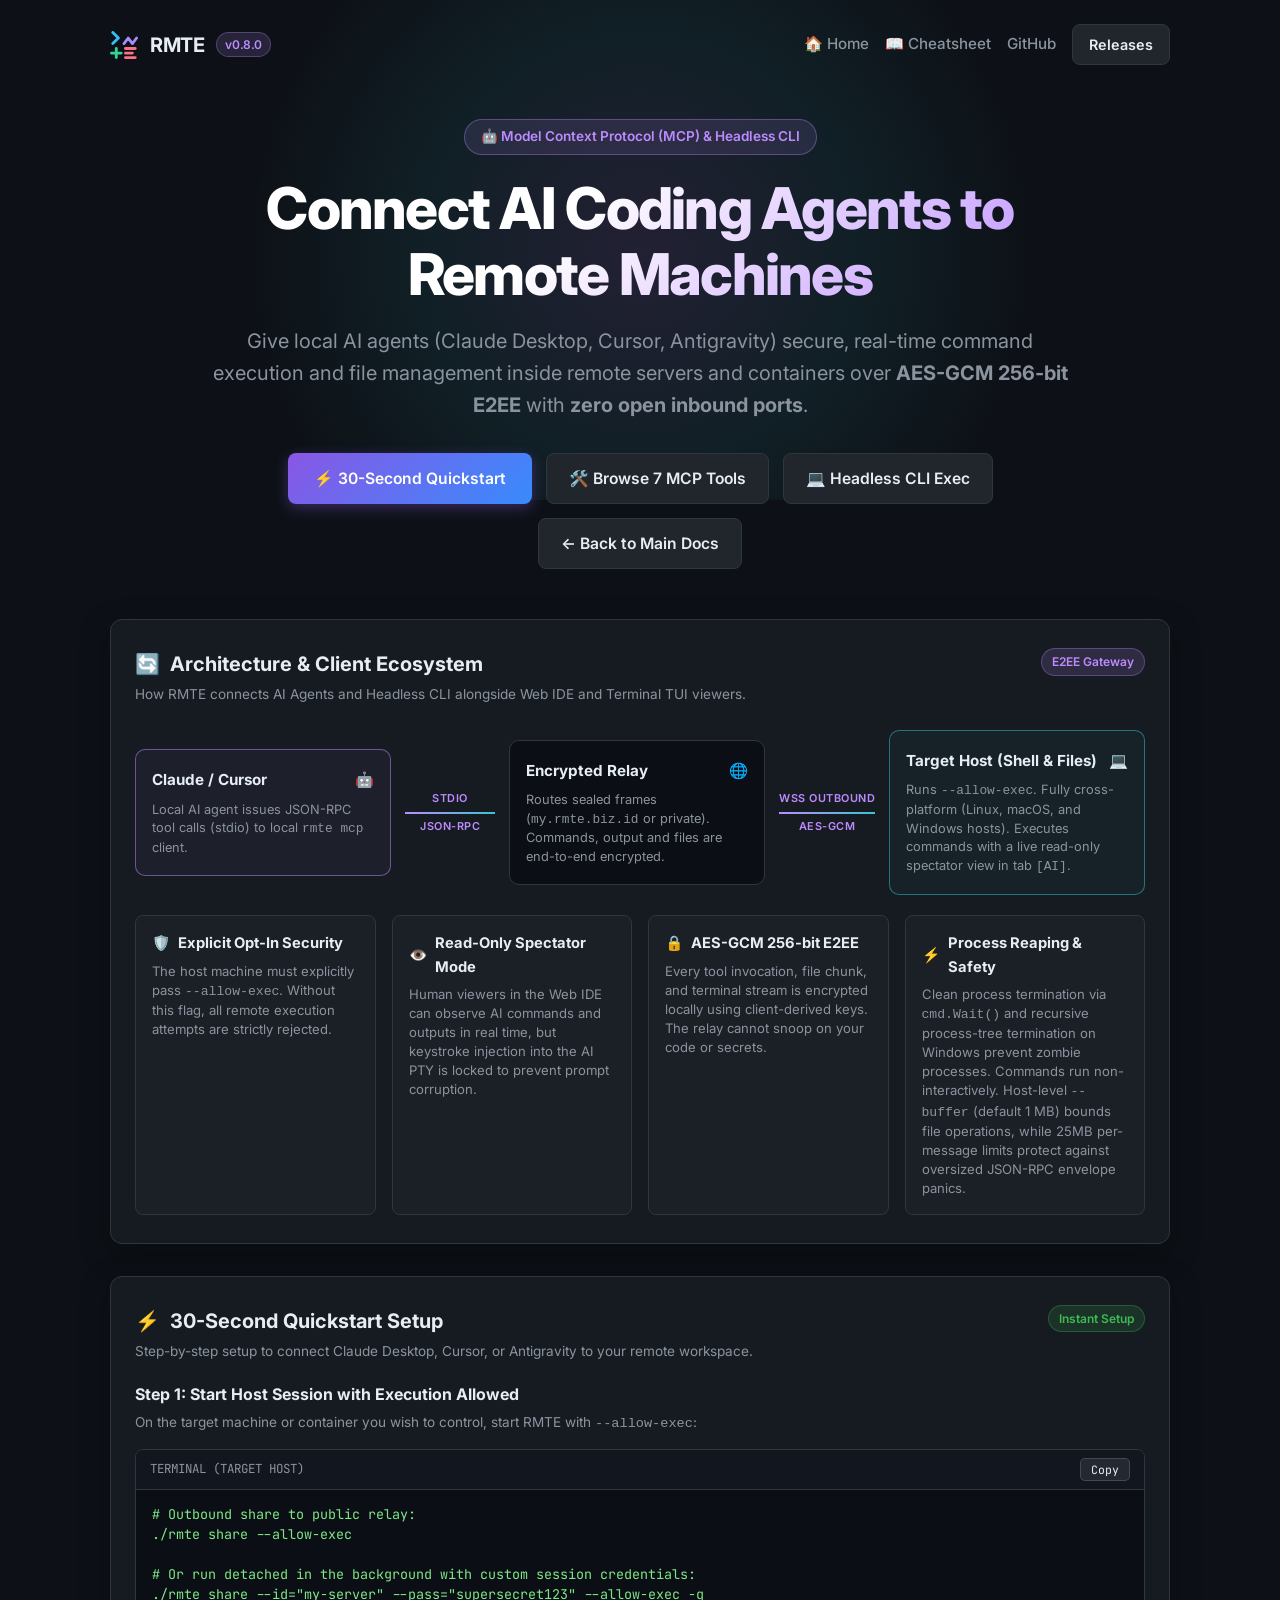
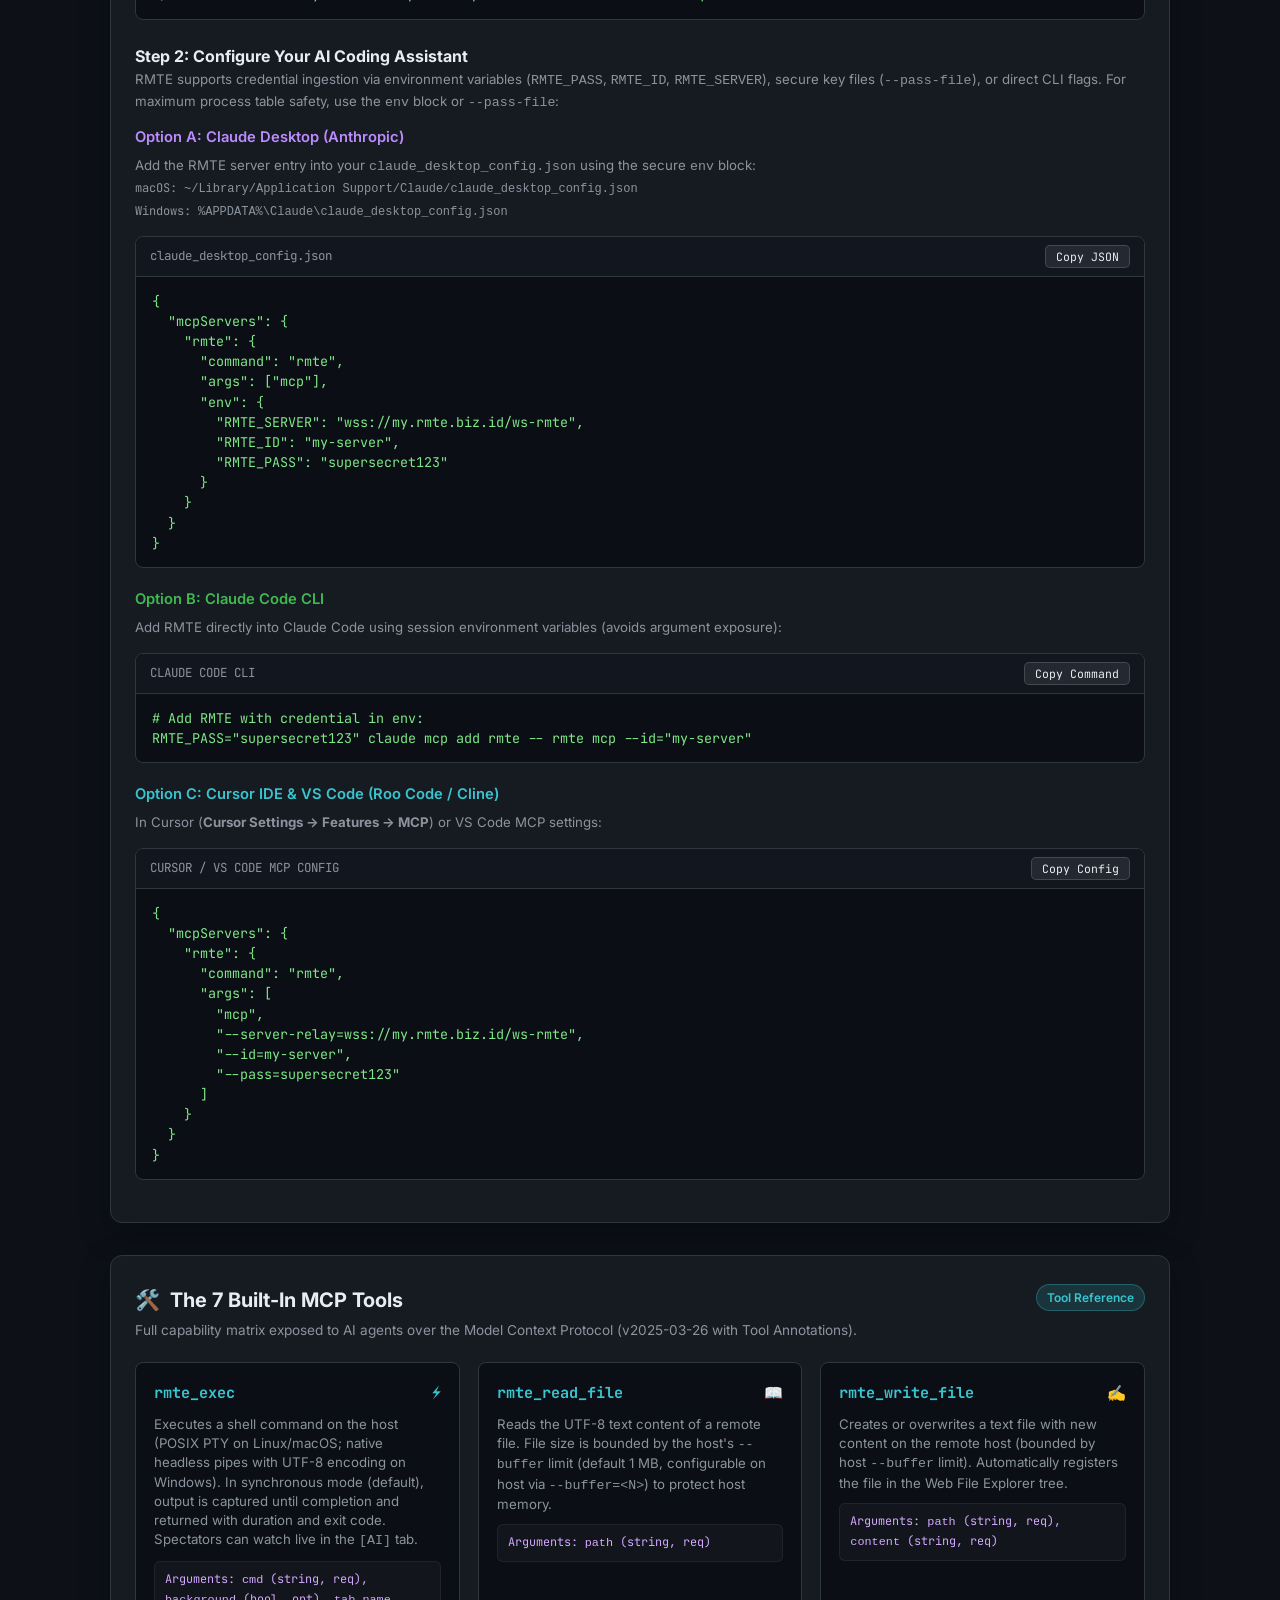
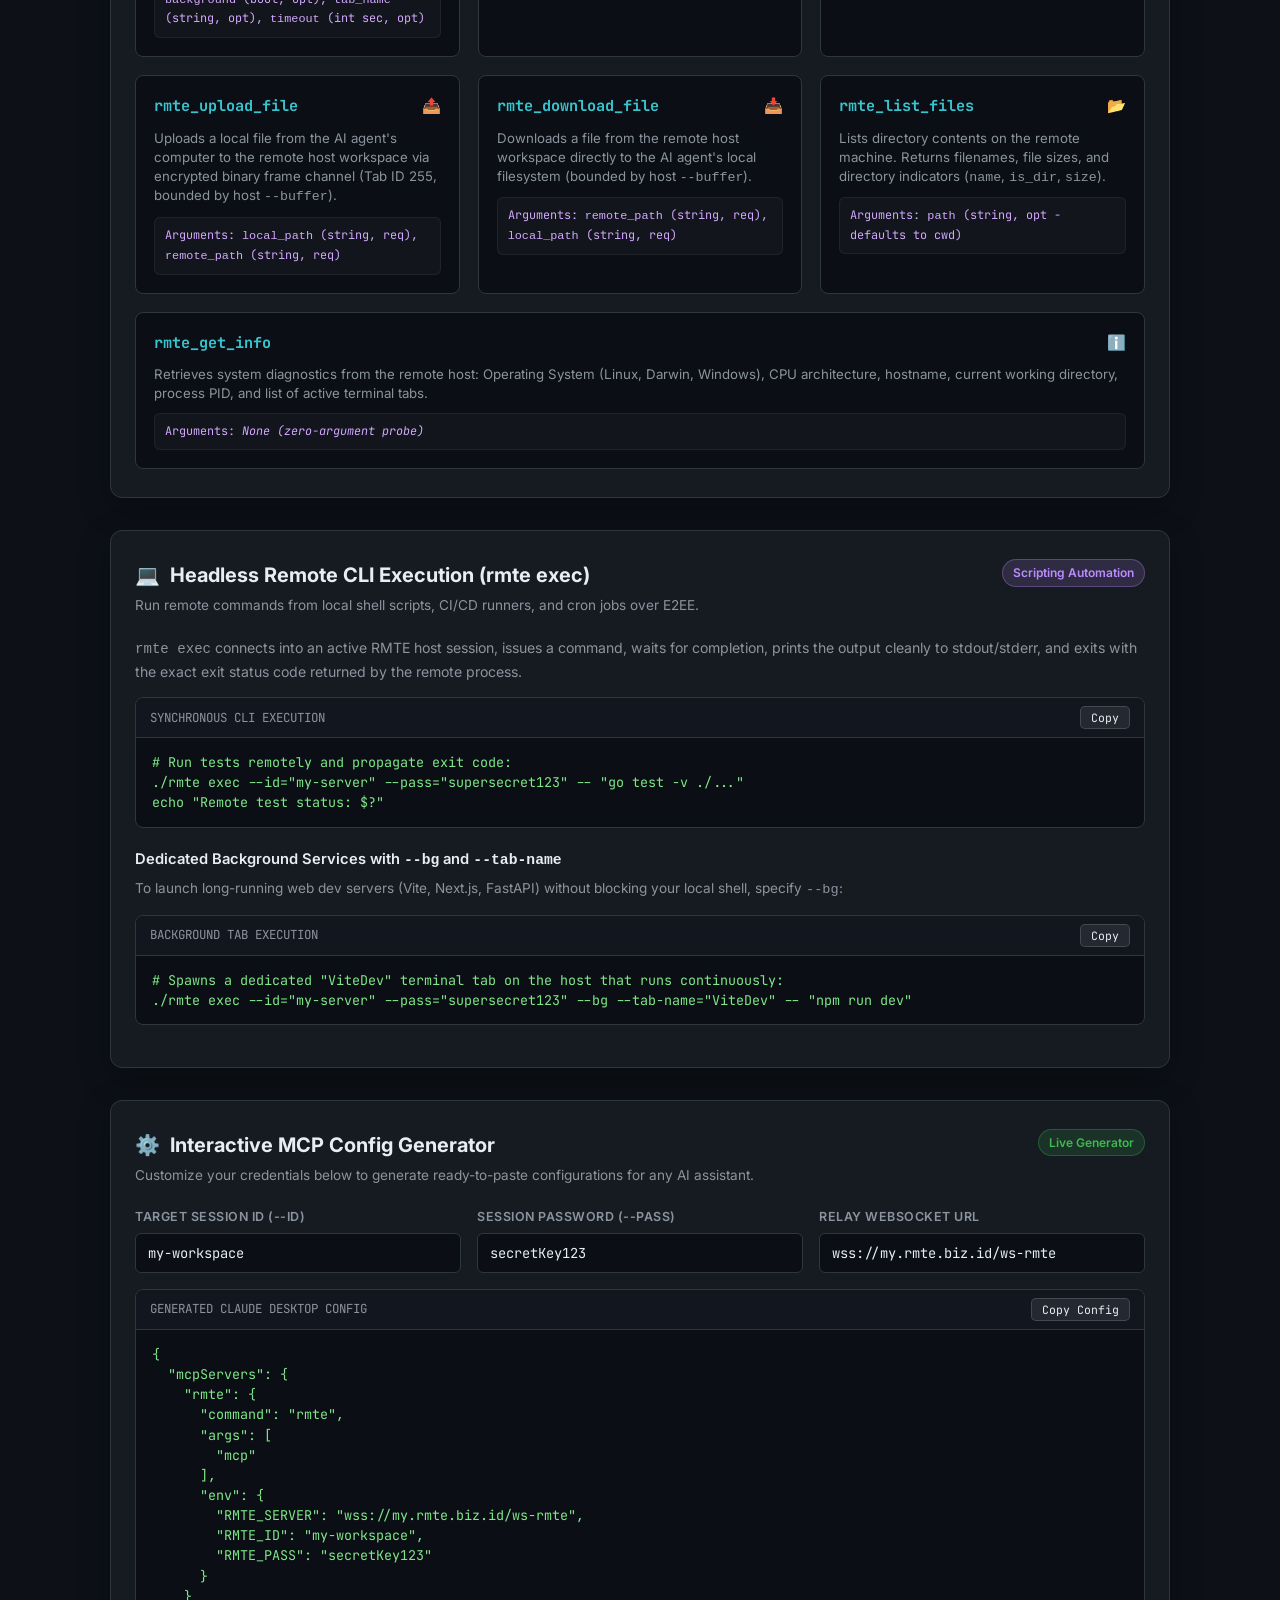
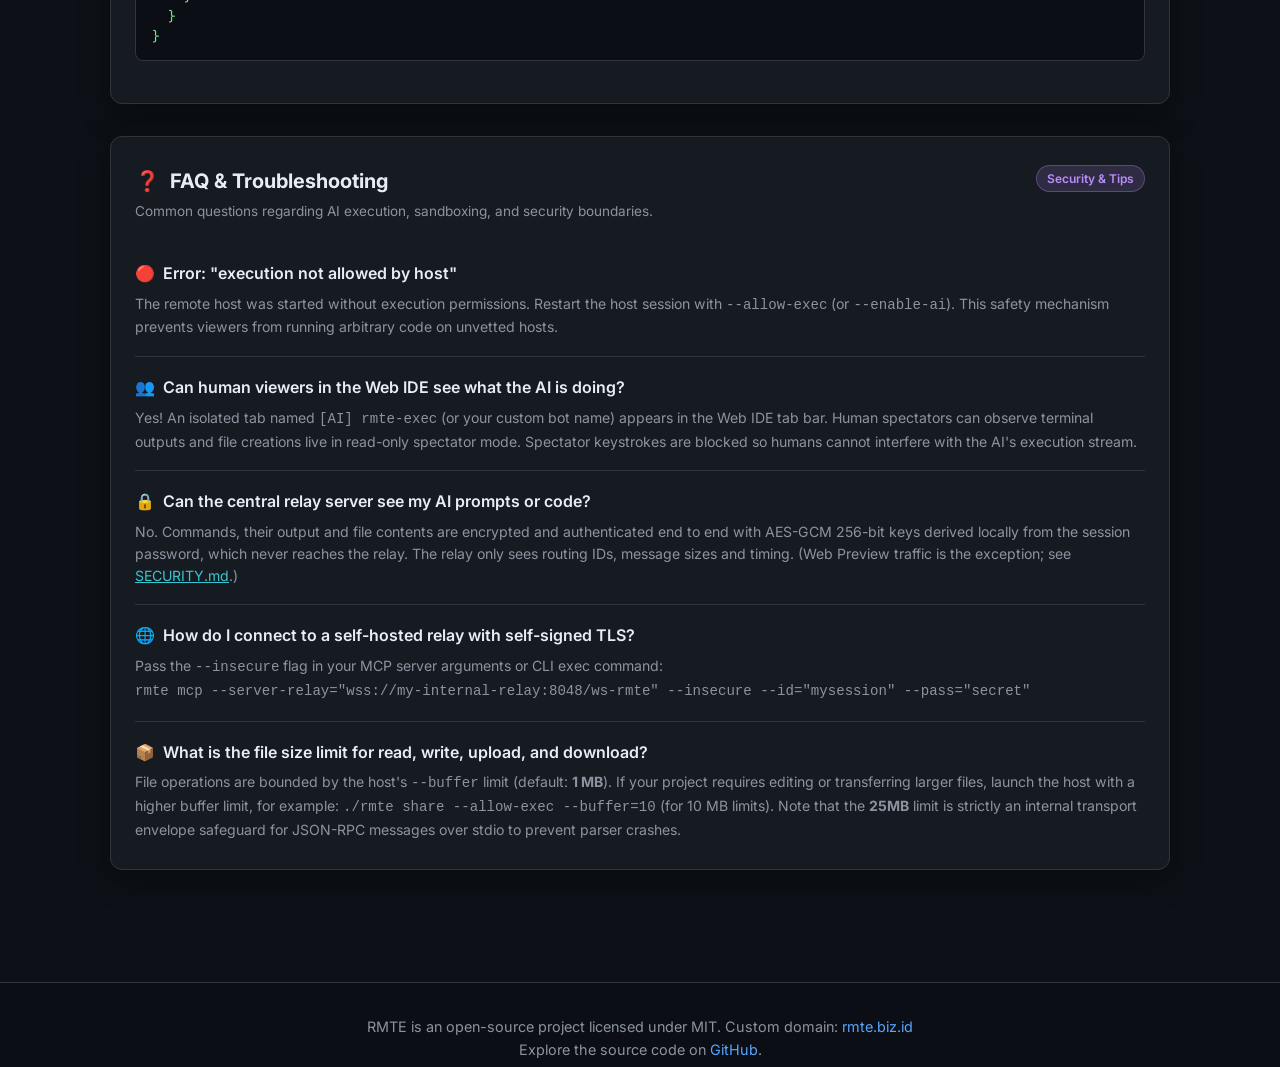
<file: docs/mcp.html>
<!DOCTYPE html>
<html lang="en">

<head>
  <meta charset="UTF-8">
  <meta name="viewport" content="width=device-width, initial-scale=1.0">
  <title>RMTE — AI Agent Gateway & Model Context Protocol (MCP) Guide</title>
  <link rel="icon" type="image/svg+xml" href="rmte.svg">
  <meta name="description"
    content="Connect AI coding agents (Claude Desktop, Cursor, Antigravity) to remote machines and containers over AES-GCM 256-bit E2EE relay with zero open inbound ports.">
  <link rel="preconnect" href="https://fonts.googleapis.com">
  <link rel="preconnect" href="https://fonts.gstatic.com" crossorigin>
  <link
    href="https://fonts.googleapis.com/css2?family=Inter:wght@400;500;600;700&family=JetBrains+Mono:wght@400;500;600&display=swap"
    rel="stylesheet">
  <style>
    :root {
      --bg: #0d1117;
      --bg-card: #161b22;
      --bg-card-hover: #1c222c;
      --border: #30363d;
      --border-accent: #bc8cff;
      --text: #e6edf3;
      --text-muted: #8b949e;
      --accent: #58a6ff;
      --accent-purple: #bc8cff;
      --accent-cyan: #39c5cf;
      --accent-green: #3fb950;
      --accent-amber: #e3b341;
      --accent-red: #f85149;
      --code-bg: #0b0e14;
      --radius: 12px;
    }

    * {
      box-sizing: border-box;
      margin: 0;
      padding: 0;
    }

    body {
      background-color: var(--bg);
      color: var(--text);
      font-family: 'Inter', -apple-system, BlinkMacSystemFont, "Segoe UI", Roboto, sans-serif;
      line-height: 1.6;
      min-height: 100vh;
      display: flex;
      flex-direction: column;
      overflow-x: hidden;
    }

    .glow {
      position: absolute;
      top: 0;
      left: 50%;
      transform: translateX(-50%);
      width: 1000px;
      height: 500px;
      background: radial-gradient(circle, rgba(188, 140, 255, 0.12) 0%, rgba(57, 197, 207, 0.08) 40%, transparent 70%);
      pointer-events: none;
      z-index: 0;
    }

    nav {
      position: relative;
      z-index: 10;
      max-width: 1100px;
      margin: 0 auto;
      width: 100%;
      padding: 24px 20px;
      display: flex;
      justify-content: space-between;
      align-items: center;
    }

    .brand {
      display: flex;
      align-items: center;
      gap: 12px;
      text-decoration: none;
      color: var(--text);
      font-weight: 700;
      font-size: 1.25rem;
      letter-spacing: -0.02em;
    }

    .brand-badge {
      font-size: 0.75rem;
      font-weight: 600;
      padding: 2px 8px;
      border-radius: 999px;
      background: rgba(188, 140, 255, 0.15);
      color: var(--accent-purple);
      border: 1px solid rgba(188, 140, 255, 0.3);
    }

    .nav-links {
      display: flex;
      gap: 16px;
      align-items: center;
    }

    .nav-link {
      color: var(--text-muted);
      text-decoration: none;
      font-size: 0.95rem;
      font-weight: 500;
      transition: color 0.15s ease;
      display: flex;
      align-items: center;
      gap: 6px;
    }

    .nav-link:hover {
      color: var(--text);
    }

    .nav-btn {
      padding: 8px 16px;
      border-radius: 8px;
      background: #21262d;
      border: 1px solid var(--border);
      color: var(--text);
      font-size: 0.9rem;
      font-weight: 600;
      text-decoration: none;
      transition: all 0.2s ease;
    }

    .nav-btn:hover {
      background: #30363d;
      border-color: #8b949e;
    }

    main {
      position: relative;
      z-index: 1;
      max-width: 1100px;
      margin: 0 auto;
      width: 100%;
      padding: 30px 20px 80px;
      flex: 1;
    }

    /* Hero Section */
    .hero {
      text-align: center;
      max-width: 860px;
      margin: 0 auto 50px;
    }

    .hero-tag {
      display: inline-flex;
      align-items: center;
      gap: 8px;
      padding: 6px 16px;
      background: rgba(188, 140, 255, 0.12);
      border: 1px solid rgba(188, 140, 255, 0.35);
      border-radius: 999px;
      font-size: 0.85rem;
      color: var(--accent-purple);
      font-weight: 600;
      margin-bottom: 20px;
    }

    .hero h1 {
      font-size: clamp(2.2rem, 5vw, 3.6rem);
      font-weight: 800;
      letter-spacing: -0.03em;
      line-height: 1.15;
      margin-bottom: 18px;
      background: linear-gradient(135deg, #ffffff 40%, #bc8cff 100%);
      -webkit-background-clip: text;
      -webkit-text-fill-color: transparent;
    }

    .hero p {
      font-size: clamp(1.05rem, 2vw, 1.25rem);
      color: var(--text-muted);
      line-height: 1.6;
      margin-bottom: 32px;
    }

    .cta-group {
      display: flex;
      gap: 14px;
      justify-content: center;
      flex-wrap: wrap;
    }

    .btn-primary {
      padding: 12px 26px;
      border-radius: 8px;
      background: linear-gradient(135deg, #8957e5 0%, #388bfd 100%);
      color: #fff;
      font-weight: 600;
      font-size: 0.98rem;
      text-decoration: none;
      box-shadow: 0 4px 14px rgba(137, 87, 229, 0.35);
      transition: all 0.2s ease;
      display: inline-flex;
      align-items: center;
      gap: 8px;
    }

    .btn-primary:hover {
      transform: translateY(-2px);
      box-shadow: 0 6px 20px rgba(137, 87, 229, 0.5);
    }

    .btn-secondary {
      padding: 12px 22px;
      border-radius: 8px;
      background: #21262d;
      border: 1px solid var(--border);
      color: var(--text);
      font-weight: 600;
      font-size: 0.98rem;
      text-decoration: none;
      transition: all 0.2s ease;
      display: inline-flex;
      align-items: center;
      gap: 8px;
    }

    .btn-secondary:hover {
      background: #30363d;
      border-color: #8b949e;
    }

    /* Cards & Containers */
    .card {
      background: var(--bg-card);
      border: 1px solid var(--border);
      border-radius: var(--radius);
      padding: 28px 24px;
      margin-bottom: 32px;
      box-shadow: 0 10px 30px rgba(0, 0, 0, 0.35);
    }

    .card-header {
      display: flex;
      justify-content: space-between;
      align-items: flex-start;
      flex-wrap: wrap;
      gap: 12px;
      margin-bottom: 20px;
    }

    .card-title {
      font-size: 1.25rem;
      font-weight: 700;
      color: var(--text);
      display: flex;
      align-items: center;
      gap: 10px;
    }

    .badge-purple {
      font-size: 0.75rem;
      font-weight: 600;
      padding: 3px 10px;
      border-radius: 999px;
      background: rgba(188, 140, 255, 0.15);
      color: var(--accent-purple);
      border: 1px solid rgba(188, 140, 255, 0.3);
    }

    .badge-cyan {
      font-size: 0.75rem;
      font-weight: 600;
      padding: 3px 10px;
      border-radius: 999px;
      background: rgba(57, 197, 207, 0.15);
      color: var(--accent-cyan);
      border: 1px solid rgba(57, 197, 207, 0.3);
    }

    .badge-green {
      font-size: 0.75rem;
      font-weight: 600;
      padding: 3px 10px;
      border-radius: 999px;
      background: rgba(63, 185, 80, 0.15);
      color: var(--accent-green);
      border: 1px solid rgba(63, 185, 80, 0.3);
    }

    /* Diagram Styles */
    .arch-flow {
      display: grid;
      grid-template-columns: 1fr auto 1fr auto 1fr;
      align-items: center;
      gap: 14px;
      margin: 24px 0 16px;
    }

    .flow-node {
      background: var(--code-bg);
      border: 1px solid var(--border);
      border-radius: 10px;
      padding: 18px 16px;
      display: flex;
      flex-direction: column;
      gap: 8px;
    }

    .flow-node.active-purple {
      border-color: rgba(188, 140, 255, 0.5);
      background: rgba(188, 140, 255, 0.04);
    }

    .flow-node.active-cyan {
      border-color: rgba(57, 197, 207, 0.5);
      background: rgba(57, 197, 207, 0.04);
    }

    .flow-node-title {
      font-size: 0.95rem;
      font-weight: 700;
      display: flex;
      align-items: center;
      justify-content: space-between;
    }

    .flow-node-desc {
      font-size: 0.8rem;
      color: var(--text-muted);
      line-height: 1.45;
    }

    .flow-connector {
      display: flex;
      flex-direction: column;
      align-items: center;
      gap: 4px;
      min-width: 90px;
      text-align: center;
    }

    .flow-connector-line {
      width: 100%;
      height: 2px;
      background: linear-gradient(90deg, #bc8cff, #39c5cf);
      position: relative;
    }

    .flow-connector-badge {
      font-size: 0.68rem;
      font-weight: 600;
      color: var(--accent-purple);
      text-transform: uppercase;
      letter-spacing: 0.5px;
    }

    .pillars-grid {
      display: grid;
      grid-template-columns: repeat(auto-fit, minmax(240px, 1fr));
      gap: 16px;
      margin-top: 20px;
    }

    .pillar-box {
      background: rgba(255, 255, 255, 0.02);
      border: 1px solid var(--border);
      border-radius: 8px;
      padding: 16px;
    }

    .pillar-box h5 {
      font-size: 0.92rem;
      font-weight: 700;
      margin-bottom: 6px;
      display: flex;
      align-items: center;
      gap: 8px;
    }

    .pillar-box p {
      font-size: 0.82rem;
      color: var(--text-muted);
      line-height: 1.45;
    }

    /* Code Snippets */
    .snippet-container {
      background: var(--code-bg);
      border: 1px solid var(--border);
      border-radius: 8px;
      overflow: hidden;
      margin: 14px 0;
    }

    .snippet-header {
      background: #12161f;
      padding: 8px 14px;
      display: flex;
      justify-content: space-between;
      align-items: center;
      border-bottom: 1px solid var(--border);
      font-size: 0.78rem;
      font-family: 'JetBrains Mono', monospace;
      color: var(--text-muted);
    }

    .copy-btn {
      background: rgba(255, 255, 255, 0.08);
      border: 1px solid rgba(255, 255, 255, 0.15);
      color: var(--text);
      font-size: 0.72rem;
      padding: 3px 10px;
      border-radius: 5px;
      cursor: pointer;
      font-family: inherit;
      transition: all 0.2s;
    }

    .copy-btn:hover {
      background: var(--accent-purple);
      color: #fff;
      border-color: var(--accent-purple);
    }

    pre code {
      display: block;
      padding: 14px 16px;
      font-family: 'JetBrains Mono', monospace;
      font-size: 0.84rem;
      color: #7ee787;
      overflow-x: auto;
      line-height: 1.5;
    }

    /* Tools Grid */
    .tools-grid {
      display: grid;
      grid-template-columns: repeat(auto-fit, minmax(320px, 1fr));
      gap: 18px;
      margin-top: 16px;
    }

    .tool-card {
      background: var(--code-bg);
      border: 1px solid var(--border);
      border-radius: 8px;
      padding: 18px;
      display: flex;
      flex-direction: column;
      gap: 10px;
      transition: all 0.2s;
    }

    .tool-card:hover {
      border-color: rgba(188, 140, 255, 0.4);
      transform: translateY(-2px);
    }

    .tool-name {
      font-family: 'JetBrains Mono', monospace;
      font-size: 0.95rem;
      font-weight: 700;
      color: var(--accent-cyan);
      display: flex;
      align-items: center;
      justify-content: space-between;
    }

    .tool-desc {
      font-size: 0.83rem;
      color: var(--text-muted);
      line-height: 1.45;
    }

    .tool-args {
      background: rgba(255, 255, 255, 0.03);
      border: 1px solid rgba(255, 255, 255, 0.06);
      border-radius: 6px;
      padding: 8px 10px;
      font-family: 'JetBrains Mono', monospace;
      font-size: 0.74rem;
      color: #d2a8ff;
    }

    /* Config Builder Interactive */
    .builder-grid {
      display: grid;
      grid-template-columns: repeat(auto-fit, minmax(280px, 1fr));
      gap: 16px;
      margin-bottom: 16px;
    }

    .field-label {
      font-size: 0.78rem;
      font-weight: 600;
      color: var(--text-muted);
      text-transform: uppercase;
      letter-spacing: 0.5px;
      margin-bottom: 6px;
      display: block;
    }

    .field-input {
      width: 100%;
      background: var(--code-bg);
      border: 1px solid var(--border);
      border-radius: 6px;
      padding: 10px 12px;
      font-family: 'JetBrains Mono', monospace;
      font-size: 0.86rem;
      color: var(--text);
      outline: none;
      transition: border-color 0.2s;
    }

    .field-input:focus {
      border-color: var(--accent-purple);
    }

    /* FAQ list */
    .faq-item {
      border-bottom: 1px solid var(--border);
      padding: 18px 0;
    }

    .faq-item:last-child {
      border-bottom: none;
      padding-bottom: 0;
    }

    .faq-q {
      font-size: 1rem;
      font-weight: 600;
      color: var(--text);
      margin-bottom: 6px;
      display: flex;
      align-items: center;
      gap: 8px;
    }

    .faq-a {
      font-size: 0.88rem;
      color: var(--text-muted);
      line-height: 1.55;
    }

    footer {
      border-top: 1px solid var(--border);
      background: #0b0e14;
      padding: 32px 20px;
      text-align: center;
      color: var(--text-muted);
      font-size: 0.9rem;
    }

    footer a {
      color: var(--accent);
      text-decoration: none;
    }

    footer a:hover {
      text-decoration: underline;
    }

    @media (max-width: 860px) {
      .arch-flow {
        grid-template-columns: 1fr;
        gap: 12px;
      }

      .flow-connector {
        transform: rotate(90deg);
        margin: 10px auto;
      }
    }
  </style>
</head>

<body>
  <div class="glow"></div>

  <nav>
    <a href="index.html" class="brand">
      <img src="rmte.svg" alt="RMTE Logo" width="28" height="28">
      <span>RMTE</span>
      <span class="brand-badge">v0.8.0</span>
    </a>
    <div class="nav-links">
      <a href="index.html" class="nav-link">
        🏠 Home
      </a>
      <a href="index.html#cheatsheet" class="nav-link">
        📖 Cheatsheet
      </a>
      <a href="https://github.com/milio48/rmte" target="_blank" rel="noopener" class="nav-link">
        GitHub
      </a>
      <a href="https://github.com/milio48/rmte/releases" target="_blank" rel="noopener" class="nav-btn">
        Releases
      </a>
    </div>
  </nav>

  <main>
    <!-- Hero Header -->
    <section class="hero">
      <div class="hero-tag">
        🤖 Model Context Protocol (MCP) &amp; Headless CLI
      </div>
      <h1>Connect AI Coding Agents to Remote Machines</h1>
      <p>
        Give local AI agents (Claude Desktop, Cursor, Antigravity) secure, real-time command execution and file management
        inside remote servers and containers over <strong>AES-GCM 256-bit E2EE</strong> with <strong>zero open inbound ports</strong>.
      </p>
      <div class="cta-group">
        <a href="#quickstart" class="btn-primary">
          ⚡ 30-Second Quickstart
        </a>
        <a href="#tools" class="btn-secondary">
          🛠️ Browse 7 MCP Tools
        </a>
        <a href="#headless" class="btn-secondary">
          💻 Headless CLI Exec
        </a>
        <a href="index.html" class="btn-secondary">
          ← Back to Main Docs
        </a>
      </div>
    </section>

    <!-- 1. Architecture & Workflow -->
    <section class="card" id="architecture">
      <div class="card-header">
        <div>
          <h2 class="card-title"><span>🔄</span> Architecture &amp; Client Ecosystem</h2>
          <p style="font-size:0.85rem; color:var(--text-muted); margin-top:4px;">
            How RMTE connects AI Agents and Headless CLI alongside Web IDE and Terminal TUI viewers.
          </p>
        </div>
        <span class="badge-purple">E2EE Gateway</span>
      </div>

      <div class="arch-flow">
        <!-- Node 1: AI Assistant -->
        <div class="flow-node active-purple">
          <div class="flow-node-title">
            <span>Claude / Cursor</span>
            <span>🤖</span>
          </div>
          <p class="flow-node-desc">
            Local AI agent issues JSON-RPC tool calls (stdio) to local <code>rmte mcp</code> client.
          </p>
        </div>

        <!-- Connector 1 -->
        <div class="flow-connector">
          <span class="flow-connector-badge">stdio</span>
          <div class="flow-connector-line"></div>
          <span class="flow-connector-badge">JSON-RPC</span>
        </div>

        <!-- Node 2: RMTE Relay Hub -->
        <div class="flow-node">
          <div class="flow-node-title">
            <span>Encrypted Relay</span>
            <span>🌐</span>
          </div>
          <p class="flow-node-desc">
            Routes sealed frames (<code>my.rmte.biz.id</code> or private). Commands, output and files are end-to-end encrypted.
          </p>
        </div>

        <!-- Connector 2 -->
        <div class="flow-connector">
          <span class="flow-connector-badge">WSS Outbound</span>
          <div class="flow-connector-line"></div>
          <span class="flow-connector-badge">AES-GCM</span>
        </div>

        <!-- Node 3: Target Host Machine -->
        <div class="flow-node active-cyan">
          <div class="flow-node-title">
            <span>Target Host (Shell &amp; Files)</span>
            <span>💻</span>
          </div>
          <p class="flow-node-desc">
            Runs <code>--allow-exec</code>. Fully cross-platform (Linux, macOS, and Windows hosts). Executes commands with a live read-only spectator view in tab <code>[AI]</code>.
          </p>
        </div>
      </div>

      <!-- Security Pillars -->
      <div class="pillars-grid">
        <div class="pillar-box">
          <h5><span>🛡️</span> Explicit Opt-In Security</h5>
          <p>
            The host machine must explicitly pass <code>--allow-exec</code>. Without this flag, all remote execution attempts are strictly rejected.
          </p>
        </div>
        <div class="pillar-box">
          <h5><span>👁️</span> Read-Only Spectator Mode</h5>
          <p>
            Human viewers in the Web IDE can observe AI commands and outputs in real time, but keystroke injection into the AI PTY is locked to prevent prompt corruption.
          </p>
        </div>
        <div class="pillar-box">
          <h5><span>🔒</span> AES-GCM 256-bit E2EE</h5>
          <p>
            Every tool invocation, file chunk, and terminal stream is encrypted locally using client-derived keys. The relay cannot snoop on your code or secrets.
          </p>
        </div>
        <div class="pillar-box">
          <h5><span>⚡</span> Process Reaping &amp; Safety</h5>
          <p>
            Clean process termination via <code>cmd.Wait()</code> and recursive process-tree termination on Windows prevent zombie processes. Commands run non-interactively. Host-level <code>--buffer</code> (default 1 MB) bounds file operations, while 25MB per-message limits protect against oversized JSON-RPC envelope panics.
          </p>
        </div>
      </div>
    </section>

    <!-- 2. 30-Second Quickstart -->
    <section class="card" id="quickstart">
      <div class="card-header">
        <div>
          <h2 class="card-title"><span>⚡</span> 30-Second Quickstart Setup</h2>
          <p style="font-size:0.85rem; color:var(--text-muted); margin-top:4px;">
            Step-by-step setup to connect Claude Desktop, Cursor, or Antigravity to your remote workspace.
          </p>
        </div>
        <span class="badge-green">Instant Setup</span>
      </div>

      <h3 style="font-size:1rem; font-weight:700; color:var(--text); margin-top:10px;">
        Step 1: Start Host Session with Execution Allowed
      </h3>
      <p style="font-size:0.85rem; color:var(--text-muted); margin:4px 0 10px;">
        On the target machine or container you wish to control, start RMTE with <code>--allow-exec</code>:
      </p>
      <div class="snippet-container">
        <div class="snippet-header">
          <span>TERMINAL (TARGET HOST)</span>
          <button class="copy-btn" onclick="copySnippet('./rmte share --allow-exec', this)">Copy</button>
        </div>
        <pre><code># Outbound share to public relay:
./rmte share --allow-exec

# Or run detached in the background with custom session credentials:
./rmte share --id="my-server" --pass="supersecret123" --allow-exec -q</code></pre>
      </div>

      <h3 style="font-size:1rem; font-weight:700; color:var(--text); margin-top:24px;">
        Step 2: Configure Your AI Coding Assistant
      </h3>
      <p style="font-size:0.83rem; color:var(--text-muted); margin-bottom:12px;">
        RMTE supports credential ingestion via environment variables (<code>RMTE_PASS</code>, <code>RMTE_ID</code>, <code>RMTE_SERVER</code>), secure key files (<code>--pass-file</code>), or direct CLI flags. For maximum process table safety, use the <code>env</code> block or <code>--pass-file</code>:
      </p>

      <!-- Claude Desktop Config -->
      <div style="margin-top:12px;">
        <h4 style="font-size:0.92rem; font-weight:600; color:var(--accent-purple); margin-bottom:6px;">
          Option A: Claude Desktop (Anthropic)
        </h4>
        <p style="font-size:0.83rem; color:var(--text-muted); margin-bottom:8px;">
          Add the RMTE server entry into your <code>claude_desktop_config.json</code> using the secure <code>env</code> block:
          <br>
          <span style="font-family:'JetBrains Mono',monospace; font-size:0.75rem;">
            macOS: <code>~/Library/Application Support/Claude/claude_desktop_config.json</code>
            <br>
            Windows: <code>%APPDATA%\Claude\claude_desktop_config.json</code>
          </span>
        </p>
        <div class="snippet-container">
          <div class="snippet-header">
            <span>claude_desktop_config.json</span>
            <button class="copy-btn" onclick="copySnippet(document.getElementById('code-claude').textContent, this)">Copy JSON</button>
          </div>
          <pre><code id="code-claude">{
  "mcpServers": {
    "rmte": {
      "command": "rmte",
      "args": ["mcp"],
      "env": {
        "RMTE_SERVER": "wss://my.rmte.biz.id/ws-rmte",
        "RMTE_ID": "my-server",
        "RMTE_PASS": "supersecret123"
      }
    }
  }
}</code></pre>
        </div>
      </div>

      <!-- Claude Code CLI Config -->
      <div style="margin-top:20px;">
        <h4 style="font-size:0.92rem; font-weight:600; color:var(--accent-green); margin-bottom:6px;">
          Option B: Claude Code CLI
        </h4>
        <p style="font-size:0.83rem; color:var(--text-muted); margin-bottom:8px;">
          Add RMTE directly into Claude Code using session environment variables (avoids argument exposure):
        </p>
        <div class="snippet-container">
          <div class="snippet-header">
            <span>CLAUDE CODE CLI</span>
            <button class="copy-btn" onclick="copySnippet('RMTE_PASS=&quot;supersecret123&quot; claude mcp add rmte -- rmte mcp --id=&quot;my-server&quot;', this)">Copy Command</button>
          </div>
          <pre><code># Add RMTE with credential in env:
RMTE_PASS="supersecret123" claude mcp add rmte -- rmte mcp --id="my-server"</code></pre>
        </div>
      </div>

      <!-- Cursor IDE & VS Code Config -->
      <div style="margin-top:20px;">
        <h4 style="font-size:0.92rem; font-weight:600; color:var(--accent-cyan); margin-bottom:6px;">
          Option C: Cursor IDE &amp; VS Code (Roo Code / Cline)
        </h4>
        <p style="font-size:0.83rem; color:var(--text-muted); margin-bottom:8px;">
          In Cursor (<strong>Cursor Settings → Features → MCP</strong>) or VS Code MCP settings:
        </p>
        <div class="snippet-container">
          <div class="snippet-header">
            <span>CURSOR / VS CODE MCP CONFIG</span>
            <button class="copy-btn" onclick="copySnippet(document.getElementById('code-cursor').textContent, this)">Copy Config</button>
          </div>
          <pre><code id="code-cursor">{
  "mcpServers": {
    "rmte": {
      "command": "rmte",
      "args": [
        "mcp",
        "--server-relay=wss://my.rmte.biz.id/ws-rmte",
        "--id=my-server",
        "--pass=supersecret123"
      ]
    }
  }
}</code></pre>
        </div>
      </div>
    </section>

    <!-- 3. All 7 MCP Tools Reference -->
    <section class="card" id="tools">
      <div class="card-header">
        <div>
          <h2 class="card-title"><span>🛠️</span> The 7 Built-In MCP Tools</h2>
          <p style="font-size:0.85rem; color:var(--text-muted); margin-top:4px;">
            Full capability matrix exposed to AI agents over the Model Context Protocol (v2025-03-26 with Tool Annotations).
          </p>
        </div>
        <span class="badge-cyan">Tool Reference</span>
      </div>

      <div class="tools-grid">
        <!-- Tool 1: rmte_exec -->
        <div class="tool-card">
          <div class="tool-name">
            <span>rmte_exec</span>
            <span>⚡</span>
          </div>
          <p class="tool-desc">
            Executes a shell command on the host (POSIX PTY on Linux/macOS; native headless pipes with UTF-8 encoding on Windows). In synchronous mode (default), output is captured until completion and returned with duration and exit code. Spectators can watch live in the <code>[AI]</code> tab.
          </p>
          <div class="tool-args">
            Arguments: <code>cmd</code> (string, req), <code>background</code> (bool, opt), <code>tab_name</code> (string, opt), <code>timeout</code> (int sec, opt)
          </div>
        </div>

        <!-- Tool 2: rmte_read_file -->
        <div class="tool-card">
          <div class="tool-name">
            <span>rmte_read_file</span>
            <span>📖</span>
          </div>
          <p class="tool-desc">
            Reads the UTF-8 text content of a remote file. File size is bounded by the host's <code>--buffer</code> limit (default 1 MB, configurable on host via <code>--buffer=&lt;N&gt;</code>) to protect host memory.
          </p>
          <div class="tool-args">
            Arguments: <code>path</code> (string, req)
          </div>
        </div>

        <!-- Tool 3: rmte_write_file -->
        <div class="tool-card">
          <div class="tool-name">
            <span>rmte_write_file</span>
            <span>✍️</span>
          </div>
          <p class="tool-desc">
            Creates or overwrites a text file with new content on the remote host (bounded by host <code>--buffer</code> limit). Automatically registers the file in the Web File Explorer tree.
          </p>
          <div class="tool-args">
            Arguments: <code>path</code> (string, req), <code>content</code> (string, req)
          </div>
        </div>

        <!-- Tool 4: rmte_upload_file -->
        <div class="tool-card">
          <div class="tool-name">
            <span>rmte_upload_file</span>
            <span>📤</span>
          </div>
          <p class="tool-desc">
            Uploads a local file from the AI agent's computer to the remote host workspace via encrypted binary frame channel (Tab ID 255, bounded by host <code>--buffer</code>).
          </p>
          <div class="tool-args">
            Arguments: <code>local_path</code> (string, req), <code>remote_path</code> (string, req)
          </div>
        </div>

        <!-- Tool 5: rmte_download_file -->
        <div class="tool-card">
          <div class="tool-name">
            <span>rmte_download_file</span>
            <span>📥</span>
          </div>
          <p class="tool-desc">
            Downloads a file from the remote host workspace directly to the AI agent's local filesystem (bounded by host <code>--buffer</code>).
          </p>
          <div class="tool-args">
            Arguments: <code>remote_path</code> (string, req), <code>local_path</code> (string, req)
          </div>
        </div>

        <!-- Tool 6: rmte_list_files -->
        <div class="tool-card">
          <div class="tool-name">
            <span>rmte_list_files</span>
            <span>📂</span>
          </div>
          <p class="tool-desc">
            Lists directory contents on the remote machine. Returns filenames, file sizes, and directory indicators (<code>name</code>, <code>is_dir</code>, <code>size</code>).
          </p>
          <div class="tool-args">
            Arguments: <code>path</code> (string, opt - defaults to cwd)
          </div>
        </div>

        <!-- Tool 7: rmte_get_info -->
        <div class="tool-card" style="grid-column: 1 / -1;">
          <div class="tool-name">
            <span>rmte_get_info</span>
            <span>ℹ️</span>
          </div>
          <p class="tool-desc">
            Retrieves system diagnostics from the remote host: Operating System (Linux, Darwin, Windows), CPU architecture, hostname, current working directory, process PID, and list of active terminal tabs.
          </p>
          <div class="tool-args">
            Arguments: <em>None (zero-argument probe)</em>
          </div>
        </div>
      </div>
    </section>

    <!-- 4. Headless CLI Remote Execution -->
    <section class="card" id="headless">
      <div class="card-header">
        <div>
          <h2 class="card-title"><span>💻</span> Headless Remote CLI Execution (rmte exec)</h2>
          <p style="font-size:0.85rem; color:var(--text-muted); margin-top:4px;">
            Run remote commands from local shell scripts, CI/CD runners, and cron jobs over E2EE.
          </p>
        </div>
        <span class="badge-purple">Scripting Automation</span>
      </div>

      <p style="font-size:0.88rem; color:var(--text-muted); line-height:1.6; margin-bottom:14px;">
        <code>rmte exec</code> connects into an active RMTE host session, issues a command, waits for completion, prints the output cleanly to stdout/stderr, and exits with the exact exit status code returned by the remote process.
      </p>

      <div class="snippet-container">
        <div class="snippet-header">
          <span>SYNCHRONOUS CLI EXECUTION</span>
          <button class="copy-btn" onclick="copySnippet('./rmte exec --id=&quot;my-server&quot; --pass=&quot;supersecret123&quot; -- &quot;go test -v ./...&quot;', this)">Copy</button>
        </div>
        <pre><code># Run tests remotely and propagate exit code:
./rmte exec --id="my-server" --pass="supersecret123" -- "go test -v ./..."
echo "Remote test status: $?"</code></pre>
      </div>

      <h4 style="font-size:0.92rem; font-weight:600; color:var(--text); margin-top:20px; margin-bottom:6px;">
        Dedicated Background Services with <code>--bg</code> and <code>--tab-name</code>
      </h4>
      <p style="font-size:0.85rem; color:var(--text-muted); margin-bottom:10px;">
        To launch long-running web dev servers (Vite, Next.js, FastAPI) without blocking your local shell, specify <code>--bg</code>:
      </p>

      <div class="snippet-container">
        <div class="snippet-header">
          <span>BACKGROUND TAB EXECUTION</span>
          <button class="copy-btn" onclick="copySnippet('./rmte exec --id=&quot;my-server&quot; --pass=&quot;supersecret123&quot; --bg --tab-name=&quot;ViteDev&quot; -- &quot;npm run dev&quot;', this)">Copy</button>
        </div>
        <pre><code># Spawns a dedicated "ViteDev" terminal tab on the host that runs continuously:
./rmte exec --id="my-server" --pass="supersecret123" --bg --tab-name="ViteDev" -- "npm run dev"</code></pre>
      </div>
    </section>

    <!-- 5. Interactive Config Generator -->
    <section class="card" id="generator">
      <div class="card-header">
        <div>
          <h2 class="card-title"><span>⚙️</span> Interactive MCP Config Generator</h2>
          <p style="font-size:0.85rem; color:var(--text-muted); margin-top:4px;">
            Customize your credentials below to generate ready-to-paste configurations for any AI assistant.
          </p>
        </div>
        <span class="badge-green">Live Generator</span>
      </div>

      <div class="builder-grid">
        <div>
          <label class="field-label">Target Session ID (--id)</label>
          <input type="text" class="field-input" id="cfg-id" value="my-workspace" oninput="updateGen()">
        </div>
        <div>
          <label class="field-label">Session Password (--pass)</label>
          <input type="text" class="field-input" id="cfg-pass" value="secretKey123" oninput="updateGen()">
        </div>
        <div>
          <label class="field-label">Relay WebSocket URL</label>
          <input type="text" class="field-input" id="cfg-relay" value="wss://my.rmte.biz.id/ws-rmte" oninput="updateGen()">
        </div>
      </div>

      <div class="snippet-container">
        <div class="snippet-header">
          <span>GENERATED CLAUDE DESKTOP CONFIG</span>
          <button class="copy-btn" id="gen-copy-btn" onclick="copySnippet(document.getElementById('gen-code').textContent, this)">Copy Config</button>
        </div>
        <pre><code id="gen-code"></code></pre>
      </div>
    </section>

    <!-- 6. FAQ & Troubleshooting -->
    <section class="card" id="faq">
      <div class="card-header">
        <div>
          <h2 class="card-title"><span>❓</span> FAQ &amp; Troubleshooting</h2>
          <p style="font-size:0.85rem; color:var(--text-muted); margin-top:4px;">
            Common questions regarding AI execution, sandboxing, and security boundaries.
          </p>
        </div>
        <span class="badge-purple">Security &amp; Tips</span>
      </div>

      <div class="faq-item">
        <div class="faq-q"><span>🔴</span> Error: "execution not allowed by host"</div>
        <div class="faq-a">
          The remote host was started without execution permissions. Restart the host session with <code>--allow-exec</code> (or <code>--enable-ai</code>). This safety mechanism prevents viewers from running arbitrary code on unvetted hosts.
        </div>
      </div>

      <div class="faq-item">
        <div class="faq-q"><span>👥</span> Can human viewers in the Web IDE see what the AI is doing?</div>
        <div class="faq-a">
          Yes! An isolated tab named <code>[AI] rmte-exec</code> (or your custom bot name) appears in the Web IDE tab bar. Human spectators can observe terminal outputs and file creations live in read-only spectator mode. Spectator keystrokes are blocked so humans cannot interfere with the AI's execution stream.
        </div>
      </div>

      <div class="faq-item">
        <div class="faq-q"><span>🔒</span> Can the central relay server see my AI prompts or code?</div>
        <div class="faq-a">
          No. Commands, their output and file contents are encrypted and authenticated end to end with AES-GCM 256-bit keys derived locally from the session password, which never reaches the relay. The relay only sees routing IDs, message sizes and timing. (Web Preview traffic is the exception; see <a href="https://github.com/milio48/rmte/blob/main/SECURITY.md" style="color: var(--accent-cyan); text-decoration: underline;" target="_blank" rel="noopener">SECURITY.md</a>.)
        </div>
      </div>

      <div class="faq-item">
        <div class="faq-q"><span>🌐</span> How do I connect to a self-hosted relay with self-signed TLS?</div>
        <div class="faq-a">
          Pass the <code>--insecure</code> flag in your MCP server arguments or CLI exec command:
          <br>
          <code>rmte mcp --server-relay="wss://my-internal-relay:8048/ws-rmte" --insecure --id="mysession" --pass="secret"</code>
        </div>
      </div>

      <div class="faq-item">
        <div class="faq-q"><span>📦</span> What is the file size limit for read, write, upload, and download?</div>
        <div class="faq-a">
          File operations are bounded by the host's <code>--buffer</code> limit (default: <strong>1 MB</strong>). If your project requires editing or transferring larger files, launch the host with a higher buffer limit, for example: <code>./rmte share --allow-exec --buffer=10</code> (for 10 MB limits). Note that the <strong>25MB</strong> limit is strictly an internal transport envelope safeguard for JSON-RPC messages over stdio to prevent parser crashes.
        </div>
      </div>
    </section>
  </main>

  <footer>
    <p>
      RMTE is an open-source project licensed under MIT. Custom domain: <a href="https://rmte.biz.id">rmte.biz.id</a>
      <br>
      Explore the source code on <a href="https://github.com/milio48/rmte" target="_blank" rel="noopener">GitHub</a>.
    </p>
  </footer>

  <script>
    function copySnippet(text, btn) {
      navigator.clipboard.writeText(text).then(() => {
        const original = btn.textContent;
        btn.textContent = 'Copied!';
        setTimeout(() => { btn.textContent = original; }, 2000);
      });
    }

    function updateGen() {
      const sId = document.getElementById('cfg-id').value || 'my-workspace';
      const sPass = document.getElementById('cfg-pass').value || 'secretKey123';
      const sRelay = document.getElementById('cfg-relay').value || 'wss://my.rmte.biz.id/ws-rmte';

      const json = {
        mcpServers: {
          rmte: {
            command: "rmte",
            args: ["mcp"],
            env: {
              RMTE_SERVER: sRelay,
              RMTE_ID: sId,
              RMTE_PASS: sPass
            }
          }
        }
      };

      document.getElementById('gen-code').textContent = JSON.stringify(json, null, 2);
    }

    // Init generator on load
    updateGen();
  </script>
</body>

</html>
</file>
